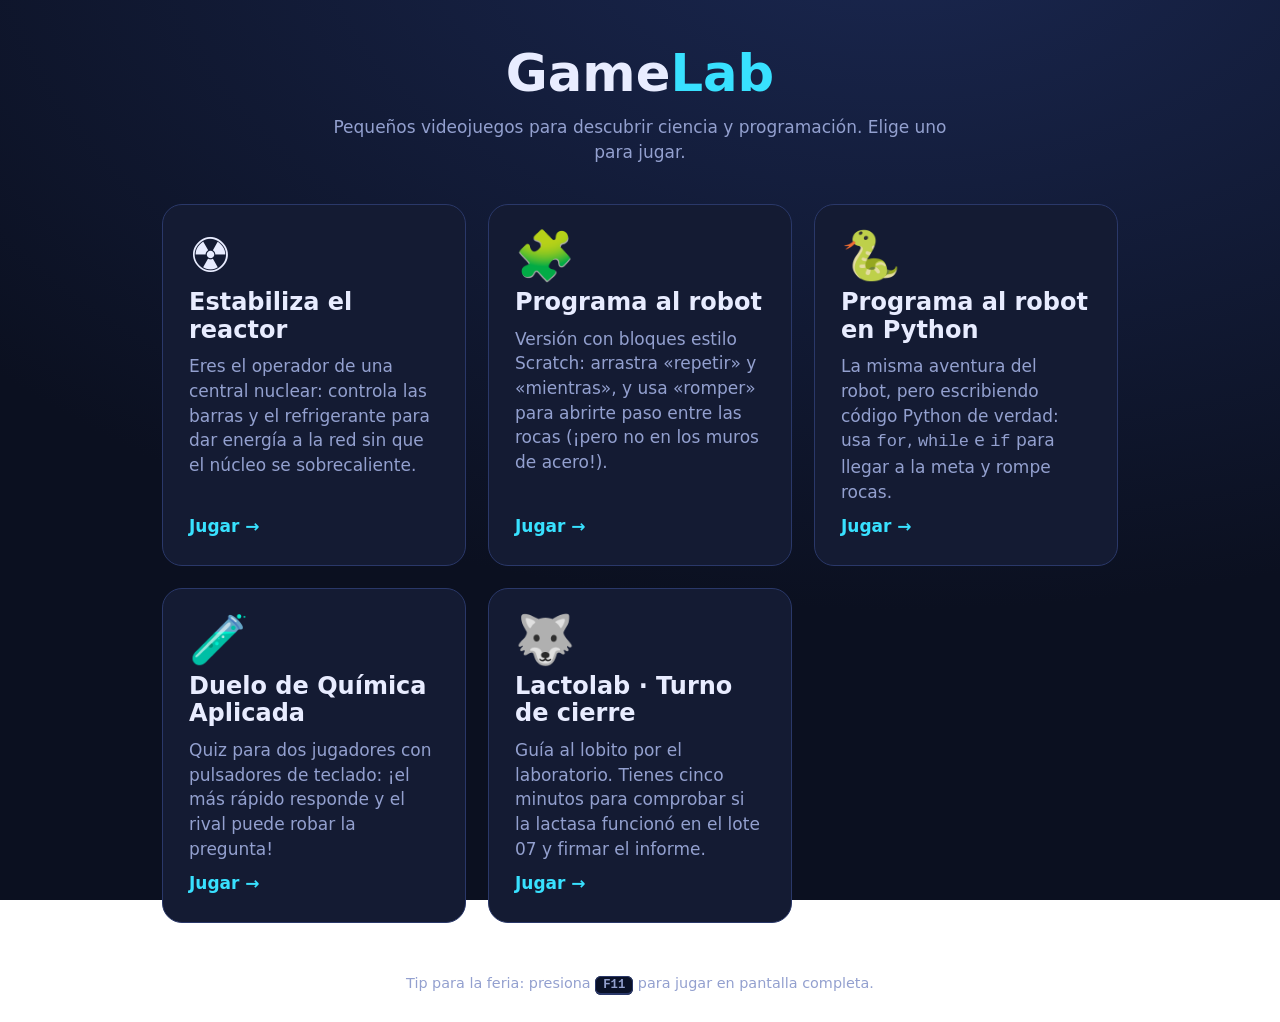
<file: index.html>
<!doctype html>
<html lang="es">
<head>
  <meta charset="utf-8">
  <meta name="viewport" content="width=device-width, initial-scale=1">
  <title>GameLab · Juegos para la feria</title>
  <link rel="stylesheet" href="shared/style.css">
  <style>
    .hero { text-align: center; padding: 44px 20px 10px; }
    .hero h1 { font-size: clamp(2rem, 5vw, 3.2rem); }
    .hero h1 span { color: var(--accent); }
    .hero p { color: var(--muted); max-width: 640px; margin: 12px auto 0; }
    .grid {
      display: grid; gap: 22px; padding: 30px 22px 50px;
      grid-template-columns: repeat(auto-fit, minmax(280px, 1fr));
      max-width: 1000px; margin: 0 auto;
    }
    .game {
      display: flex; flex-direction: column; gap: 10px;
      text-decoration: none; color: inherit;
      background: var(--panel); border: 1px solid var(--line); border-radius: 20px; padding: 26px;
      transition: transform .15s, border-color .15s, box-shadow .15s;
    }
    .game:hover, .game:focus-visible { transform: translateY(-4px); border-color: var(--accent); box-shadow: 0 12px 40px rgba(56, 225, 255, .15); outline: none; }
    .game .icon { font-size: 3rem; line-height: 1; }
    .game h2 { font-size: 1.5rem; }
    .game p { margin: 0; color: var(--muted); flex: 1; }
    .game .play { color: var(--accent); font-weight: 700; }
    footer { text-align: center; color: var(--muted); padding: 0 20px 30px; font-size: .9rem; }
  </style>
</head>
<body>
  <header class="hero">
    <h1>Game<span>Lab</span></h1>
    <p>Pequeños videojuegos para descubrir ciencia y programación. Elige uno para jugar.</p>
  </header>

  <main class="grid">
    <a class="game" href="reactor/index.html">
      <div class="icon">☢️</div>
      <h2>Estabiliza el reactor</h2>
      <p>Eres el operador de una central nuclear: controla las barras y el refrigerante para dar energía a la red sin que el núcleo se sobrecaliente.</p>
      <span class="play">Jugar →</span>
    </a>

    <a class="game" href="robot2/index.html">
      <div class="icon">🧩</div>
      <h2>Programa al robot</h2>
      <p>Versión con bloques estilo Scratch: arrastra «repetir» y «mientras», y usa «romper» para abrirte paso entre las rocas (¡pero no en los muros de acero!).</p>
      <span class="play">Jugar →</span>
    </a>

    <a class="game" href="robot_py/index.html">
      <div class="icon">🐍</div>
      <h2>Programa al robot en Python</h2>
      <p>La misma aventura del robot, pero escribiendo código Python de verdad: usa <code>for</code>, <code>while</code> e <code>if</code> para llegar a la meta y rompe rocas.</p>
      <span class="play">Jugar →</span>
    </a>

    <a class="game" href="quizz_QA/index.html">
      <div class="icon">🧪</div>
      <h2>Duelo de Química Aplicada</h2>
      <p>Quiz para dos jugadores con pulsadores de teclado: ¡el más rápido responde y el rival puede robar la pregunta!</p>
      <span class="play">Jugar →</span>
    </a>

    <a class="game" href="lactolab/index.html">
      <div class="icon" aria-hidden="true">🐺</div>
      <h2>Lactolab · Turno de cierre</h2>
      <p>Guía al lobito por el laboratorio. Tienes cinco minutos para comprobar si la lactasa funcionó en el lote 07 y firmar el informe.</p>
      <span class="play">Jugar →</span>
    </a>
  </main>

  <footer>Tip para la feria: presiona <kbd>F11</kbd> para jugar en pantalla completa.</footer>
</body>
</html>
</file>
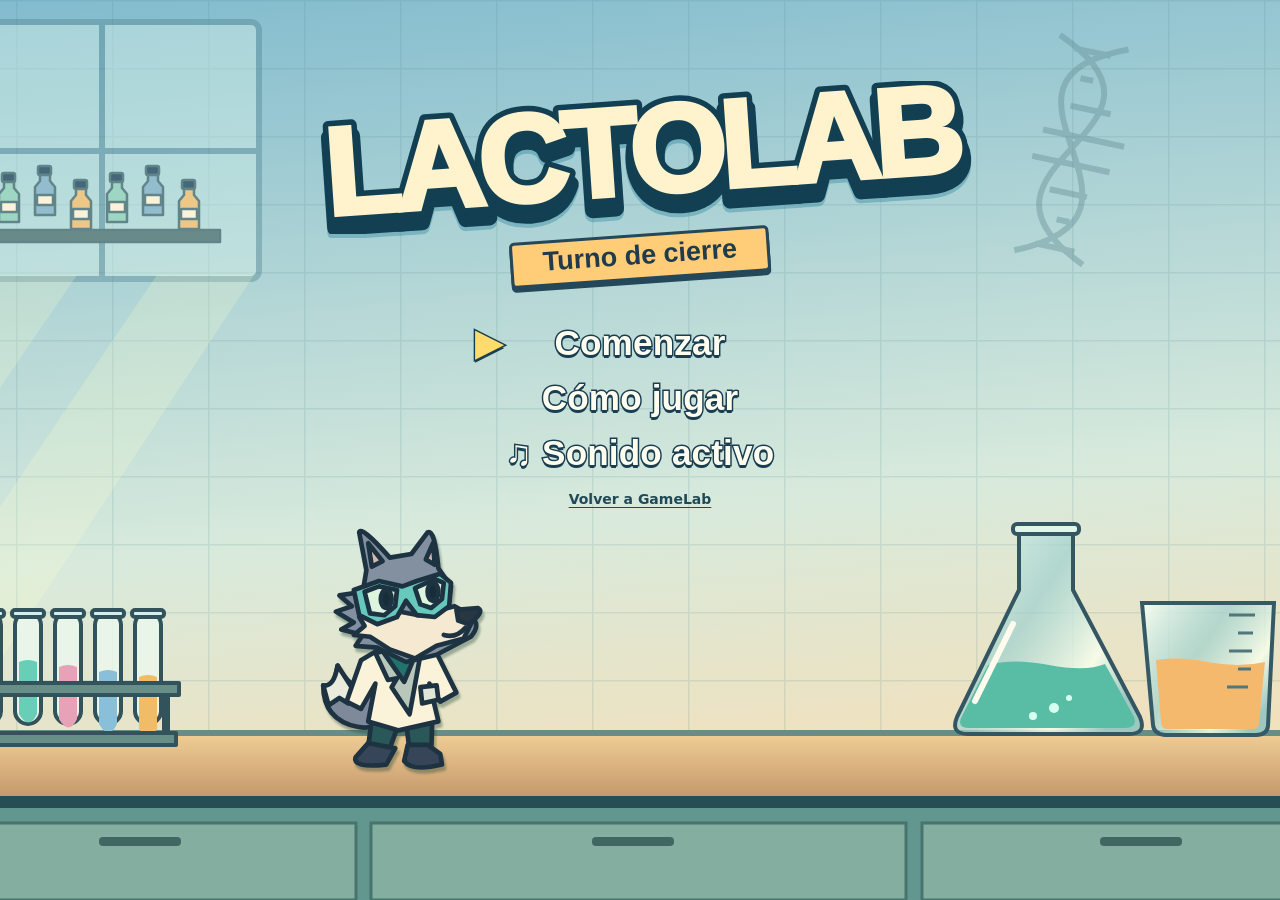
<file: lactolab/index.html>
<!doctype html>
<html lang="es"><meta charset="utf-8"><meta name="viewport" content="width=device-width,initial-scale=1"><title>Lactolab — Turno de cierre</title>
<style>
*{box-sizing:border-box}body{margin:0;background:#eff1e9;color:#193b37;font:16px/1.45 "DM Sans",Segoe UI,system-ui,sans-serif}header{background:#102f2f;color:#f5f6eb;padding:15px max(4vw,18px);display:flex;align-items:center;justify-content:space-between;border-bottom:4px solid #a6ce75}.brand{font-weight:850;font-size:26px;letter-spacing:-1.5px}.brand i{color:#c5ed8b;font-style:normal}.micro,small,.num{font:700 11px/1.5 Consolas,monospace;letter-spacing:.1em;text-transform:uppercase}main{max-width:1400px;margin:auto;padding:20px 4vw}.heading,.bar,.slot{display:flex;align-items:center;justify-content:space-between;gap:12px}h1,h2,h3,p{margin:0}h1{font:600 clamp(34px,4vw,58px)/1.1 Georgia,serif;letter-spacing:-.055em}h2{font:600 30px/1.1 Georgia,serif}h3{font-size:17px}.clock{border:1px solid #aebbae;border-radius:10px;background:#fafbf3;padding:7px 18px;text-align:center}.clock b{font:700 26px/1 Consolas,monospace;display:block}.layout{display:grid;grid-template-columns:minmax(0,1fr) minmax(220px,270px);gap:16px;margin-top:15px}.viewport{overflow:hidden;border-radius:13px;border:2px solid #264844;background:#183733;color:white;position:relative}.bar{padding:8px 14px;background:#193c39;color:#e1ecd7}.bar span:last-child{color:#c6e79b}.room{position:relative;aspect-ratio:3/2;background:#8bb5a5;overflow:hidden;touch-action:none;container-type:inline-size}.wolf{position:absolute;width:10%;height:16%;transform:translate(-50%,-100%);pointer-events:none;z-index:3}.wolf svg{width:100%;height:100%;object-fit:contain;transform:scaleX(var(--face,1));filter:drop-shadow(1px 3px 1px #13292299)}button{font:inherit;cursor:pointer}.marker{position:absolute;transform:translate(-50%,-50%);border:1px solid #d5e8d4;border-radius:14px;background:#173735ed;color:white;padding:3px 7px;font:bold clamp(8px,1.35cqw,14px)/1.35 Consolas,monospace;white-space:nowrap}.marker.target{background:#daf997;color:#163934;box-shadow:0 0 0 3px #173b358c}.marker.near{outline:2px solid #fff}.prompt{position:absolute;bottom:2%;left:50%;transform:translateX(-50%);padding:6px 14px;background:#102f2ff2;color:white;border:1px solid #c3deb1;border-radius:20px;z-index:4;font-size:13px;white-space:nowrap}.side{padding:22px;background:#fcfcf5;border:1px solid #b9c8b9;border-radius:13px;display:flex;flex-direction:column;gap:16px}.side h2{font-size:26px}.side p,.controls{font-size:14px}.entry{border-top:1px solid #c9d3c6;padding-top:12px}.log{font-size:13px;color:#415f56;max-height:145px;overflow:auto;padding-left:17px;margin:8px 0}.go,.option,.minor{padding:10px 14px;border:1px solid #9eb9a8;border-radius:8px;background:#fff;color:#183b32;font-weight:650}.go{background:#c3ec8f;border-color:#9dc87f}.controls{padding:10px 13px;background:#163532;color:#e0ebdb}.dialog{border:0;border-radius:14px;padding:24px;color:#163932;background:#fafbf2;width:min(420px,92vw);box-shadow:0 18px 80px #071f2f50}.dialog::backdrop{background:#102b3080}.dialog h2{margin:12px 0}.dialog p{margin:10px 0}.actions{display:grid;gap:7px}.option{text-align:left}.feedback{color:#77441e;font-weight:650}.pad{display:none;gap:5px;align-items:center}.pad button{touch-action:none;padding:8px 12px}.result{font-size:24px}.urgent{color:#ac3a27}button:focus-visible{outline:3px solid #d99023}footer{margin:14px 0;color:#4d665d;font-size:12px}@media(pointer:coarse),(max-width:850px){.pad{display:flex;flex-wrap:wrap;margin-top:8px}.layout{grid-template-columns:1fr}.side{gap:10px}.room{min-height:0}main{padding:15px 3vw}.controls{font-size:12px}}
 .map{display:block;position:absolute;inset:0;width:100%;height:100%}
#wait{position:absolute;top:33%;left:61%;transform:translateX(-50%);background:#fff5cd;color:#253f39;padding:5px 10px;border:2px solid #476c60;border-radius:6px;z-index:4;font:bold clamp(10px,1.6cqw,16px) Consolas,monospace;pointer-events:none}
#wait progress{display:block;width:100%;height:7px;accent-color:#478c72}.audio{border:1px solid #6e988a;background:#21433e;color:#f3f6e7;border-radius:20px;padding:6px 12px;font-size:13px}
footer a{color:inherit}.marker{pointer-events:none} .wolf{width:9.5%;height:19%}

html,body{height:100%;margin:0}body{height:100dvh;display:flex;flex-direction:column;overflow:hidden}
[hidden]{display:none!important}
header{flex:none;padding:7px clamp(12px,2vw,32px);border-bottom-width:2px}
main{width:100%;max-width:none;flex:1;min-height:0;display:flex;flex-direction:column;padding:9px clamp(10px,2vw,28px);gap:8px}
.heading{flex:none}.heading h1{font-size:clamp(21px,3.7vh,38px)}.heading small{font-size:10px}.clock{display:flex;align-items:center;gap:10px;padding:6px 12px}.clock b{font-size:22px}
.layout{flex:1;min-height:0;margin:0;display:grid;grid-template-columns:minmax(0,1fr) clamp(190px,21vw,290px);gap:12px}
.layout>section{min-width:0;min-height:0;display:flex;align-items:center;justify-content:center;container-type:size;background:#183a36;border-radius:12px}
.viewport{width:min(100cqw,calc((100cqh - 62px)*1.5));max-width:100%;flex:none;border-radius:6px}
.bar,.controls{padding:5px 9px;line-height:18px}.controls{font-size:clamp(9px,1.1vw,13px);white-space:normal}
.side{min-height:0;overflow:auto;padding:clamp(10px,1.4vw,22px);gap:10px}.side h2{font-size:clamp(19px,2vw,28px)}
footer{display:none}.log{max-height:none}
.cover{flex:1;min-height:0;display:grid;place-items:center;padding:clamp(10px,3vw,48px);overflow:auto;background:#112e2c;color:#f7f4df}
.poster{width:min(1120px,100%);position:relative;display:grid;grid-template-columns:1.25fr .75fr;align-items:center;gap:4vw;padding:clamp(18px,4.4vw,70px);border:1px solid #578177;border-radius:20px;overflow:hidden;background:radial-gradient(ellipse at 80% 48%,#426961 0%,#1a423d 52%,#153531 90%)}
.poster h1{font:600 clamp(44px,min(7.8vw,12vh),112px)/.94 Georgia,serif;letter-spacing:-.06em;color:#fff7df}
.poster .micro{color:#c5ee98}.poster p{margin:16px 0;max-width:43ch;font-size:clamp(14px,1.35vw,19px);color:#dfebe0}
.poster .go{padding:12px 24px;font-size:17px}.hero-wolf{display:grid;place-items:center;position:relative;isolation:isolate}
.hero-wolf:before{content:"";position:absolute;inset:12% -12% 0;background:repeating-radial-gradient(circle at 50% 45%,transparent 0 27px,#a7cdac33 28px 29px);border-radius:50%;z-index:-1}
.hero-wolf svg{width:min(100%,33vh);height:auto;filter:drop-shadow(4px 10px 3px #0d272f60)}
.keys{display:block;font-size:13px;color:#d6e5cb;margin:14px 0}.cover-links{margin:8px 0 0;font-size:11px;color:#aac6bb}.cover-links a{color:inherit}
@media(max-width:650px) and (orientation:portrait){.layout{grid-template-columns:1fr;grid-template-rows:minmax(0,1.65fr) minmax(0,1fr)}.side{gap:6px}.side .entry{padding-top:5px}.poster{gap:8px;grid-template-columns:1.3fr .7fr}.poster h1{font-size:clamp(36px,10vw,55px)}.hero-wolf svg{width:100%}}
@media(max-height:520px){header{padding-block:2px}.brand{font-size:20px}.heading small{display:none}.heading h1{font-size:20px}.clock small{display:inline}.clock b{font-size:17px}main{padding-block:4px;gap:4px}.cover{padding:6px}.poster{padding:14px 5vw}.poster p,.keys{margin:8px 0}}

body,html{background:#194c55}
#cover{position:fixed;inset:0;overflow:hidden;isolation:isolate;background:#5dc1ee;display:grid;place-items:center;text-align:center}
.land{position:absolute;width:100%;height:100%;inset:0;z-index:-1}
.clouds{animation:drift 24s ease-in-out infinite alternate}.stars{animation:shine 3s ease-in-out infinite alternate}
@keyframes drift{to{transform:translateX(48px)}}@keyframes shine{to{opacity:.2}}
.splash{position:absolute;top:clamp(5%,12vh,14%);width:min(78vw,87vh,850px);display:grid;justify-items:center}
.splash h1{width:100%;line-height:0;margin:0;filter:drop-shadow(0 4px 0 #19779355)}.splash h1 svg{width:100%;height:auto}
.ribbon{background:#ffd06e;color:#203b4b;font:900 clamp(15px,3vh,34px)/1.15 "Segoe UI",sans-serif;border:3px solid #244859;box-shadow:0 4px #244859;transform:rotate(-4deg);padding:3px 1.1em 6px;border-radius:5px}
.choices{display:grid;gap:clamp(3px,1vh,10px);margin-top:clamp(14px,4.5vh,54px)}
.choices button{position:relative;background:none;border:0;padding:2px 24px;color:#fffdf0;font:900 clamp(18px,min(3.9vh,4.8vw),40px)/1.2 "Segoe UI",sans-serif;letter-spacing:.005em;-webkit-text-stroke:clamp(1.6px,.32vh,3px) #193e51;paint-order:stroke fill;text-shadow:0 3px 0 #193e51}
.choices button:hover,.choices button:focus-visible{color:#ffe884;outline:0}.choices button:is(:hover,:focus-visible):before,.choices:not(:focus-within):not(:hover) button:first-child:before{content:'▶';position:absolute;left:-.2em;color:#ffdb6e;animation:nudge .6s ease infinite alternate}
@keyframes nudge{to{transform:translateX(4px)}}.mascot{position:absolute;bottom:13.1%;left:clamp(5%,19vw,22%);width:min(14vw,16vh);filter:drop-shadow(2px 4px 1px #22473760);animation:idle 2.8s ease-in-out infinite;transform-origin:bottom}.mascot svg{display:block;width:100%}@keyframes idle{50%{transform:translateY(-3px) rotate(-2deg)}}
#game{position:fixed;inset:0;display:grid;place-items:center;padding:0;max-width:none;background:repeating-linear-gradient(135deg,#244e50 0 24px,#285554 24px 48px)}
#room{width:100%;height:100%;aspect-ratio:auto;position:relative;border-radius:0;animation:arrive .4s ease both}
.map{width:100%;height:100%}.wolf{width:10%;height:18%;z-index:3}.wolf svg{display:block}.marker{font-size:clamp(9px,1.25cqw,17px);z-index:2}
.miniHud{position:absolute;inset:clamp(7px,1.3vh,16px) 2% auto;display:flex;align-items:flex-start;justify-content:space-between;pointer-events:none;gap:10px;z-index:5}
.miniHud span,.miniHud time{display:inline-block;background:#163934f0;color:#fffae6;border:1px solid #cfe1bf;border-radius:18px;padding:4px 12px;font-weight:750;font-size:clamp(11px,1.55vw,17px)}.miniHud time{font-family:Consolas,monospace;color:#d2efac}.miniHud time.urgent{color:#ffb680}
.endcard{position:absolute;inset:0;z-index:8;display:grid;place-items:center;background:#0f3437ae}
.endcard article{width:min(430px,92%);border-radius:16px;padding:24px;background:#fff9e6;box-shadow:0 6px #184541}.endcard p{margin:12px 0 20px}.endcard button{margin:3px}
@keyframes arrive{from{opacity:0}to{opacity:1}}
@media(max-aspect-ratio:1/1){#room{height:min(100%,95vw)}.splash{width:94vw;top:18%}.mascot{left:8%;width:20vw}}
@media(prefers-reduced-motion:reduce){*,*:before{animation:none!important}}

#cover{background:#aeced2}.splash{top:9%}.mascot{left:24%;bottom:14.3%;width:min(16vw,20vh)}.ribbon{background:#ffcc78}.choices button{transition:transform .18s ease,color .18s ease}.choices button:hover,.choices button:focus-visible{transform:translateX(4px) scale(1.055)}.option{transition:background .16s,transform .16s,border-color .16s}.option:hover,.option:focus-visible{background:#e2f1df;border-color:#568875;transform:translateX(3px)}.option:active,.choices button:active{transform:scale(.95)}
.labBubble{animation:rise 2.8s ease-out infinite}.labBubble.later{animation-delay:-1.2s}.labBubble.early{animation-delay:-2s}
@keyframes rise{0%{transform:translateY(2px);opacity:0}25%{opacity:.95}100%{transform:translateY(-38px);opacity:0}}
.choice-flash{position:fixed;inset:auto;margin:0;width:70px;height:70px;padding:0;border:none;background:transparent;pointer-events:none;overflow:visible;color:#ffbb4b;z-index:99}
.choice-flash svg{display:block;width:100%;height:100%;filter:drop-shadow(0 1px 1px #234d56)}
@media(max-width:650px){.mascot{left:10%}.splash{top:16%}} @media(max-aspect-ratio:3/4){.splash-flask{transform:translate(755px,520px)}}
@media(prefers-reduced-motion:reduce){.choices button,.option{transition:none!important}.labBubble{animation:none!important}}

#briefing{width:min(510px,92vw);max-height:90dvh;overflow:auto;border:2px solid #375b58;box-shadow:0 7px 0 #264844;background:#fff9e9}
.brief-head{display:flex;gap:16px;align-items:center;padding-bottom:12px;margin-bottom:14px;border-bottom:1px solid #bad1be}
.brief-head small{color:#476a59}.brief-head h2{margin:4px 0}
.brief-wolf{background:#cde7d8;border-radius:50%;height:65px;width:65px;flex:none;overflow:hidden}.brief-wolf svg{width:100%;display:block}
.brief-actions{display:flex;gap:8px;flex-wrap:wrap;margin-top:18px}
#briefing[open]{animation:arrive .2s ease-out}@media(prefers-reduced-motion:reduce){#briefing[open]{animation:none}}
#livesHud{margin-left:auto;color:#ffe1a3;white-space:nowrap}.attempts{font-size:14px;color:#536b60;margin:8px 0;font-weight:650}.feedback:empty,.attempts:empty{display:none}#feedback p{padding:8px 12px;border-left:3px solid #cf943e;background:#fff2d6;font-size:14px;margin:8px 0 0}#feedback strong{display:block;color:#663d1f}.dialog{max-height:90dvh;overflow-y:auto}#vignette{margin:8px 0;background:#edf4ea;border:1px solid #ccdbd0;border-radius:8px;overflow:hidden}
 #vignette svg{display:block;width:100%;height:clamp(52px,10vh,82px)}
 #mini{width:min(450px,94vw)}#mini svg{display:block;width:100%;max-height:29vh}#washBoard{touch-action:none;cursor:grab}#washBoard:active{cursor:grabbing}#volume{width:100%;accent-color:#247964}#mini button:disabled{opacity:.5}#triumph{display:block;width:100%;height:min(24vh,175px);margin-bottom:10px}#endcard article{max-height:96dvh;overflow:auto}.winSpark{animation:shine 1.2s infinite alternate}.cheer{animation:cheer .8s ease-in-out infinite alternate}@keyframes cheer{to{transform:translate(68px,7px) rotate(-1deg)}}@media(prefers-reduced-motion:reduce){.cheer,.winSpark{animation:none}}
 #wolf svg{overflow:visible} .game-menu-link{color:#204956;font-weight:700;font-size:14px;text-underline-offset:3px;margin-top:4px}</style>
<section id="cover" aria-label="Inicio de Lactolab"><svg class="land" viewBox="0 0 1440 900" preserveAspectRatio="xMidYMax slice" aria-hidden="true">
<defs>
 <linearGradient id="labWall" x2=".15" y2="1"><stop stop-color="#81bbce"/><stop offset=".63" stop-color="#d8eadc"/><stop offset="1" stop-color="#f7deb4"/></linearGradient>
 <linearGradient id="glass" x2="1" y2=".7"><stop stop-color="#f9fff1" stop-opacity=".95"/><stop offset=".46" stop-color="#98cfce" stop-opacity=".65"/><stop offset=".8" stop-color="#f9ffec" stop-opacity=".85"/><stop offset="1" stop-color="#9dc8bf"/></linearGradient>
 <linearGradient id="desk" x2="0" y2="1"><stop stop-color="#efce95"/><stop offset="1" stop-color="#c4966a"/></linearGradient>
 <pattern id="grout" width="96" height="68" patternUnits="userSpaceOnUse"><path d="M0 68V0h96" fill="none" stroke="#497e88" stroke-opacity=".15" stroke-width="3"/></pattern>
 </defs>
 <rect width="1440" height="900" fill="url(#labWall)"/><rect width="1440" height="900" fill="url(#grout)"/>
 <g opacity=".42" stroke="#538693" stroke-width="6" fill="#d9f4ea"><rect x="28" y="22" width="311" height="257" rx="8"/><path d="M182 22v257M28 151h311" fill="none"/></g>
 <path d="M27 275h130L0 505v-187zm210 0h97L46 712H0v-87z" fill="#fffdca" opacity=".21"/>
 <g stroke="#62858a" stroke-width="2.5" stroke-linejoin="round"><g transform="translate(40 180)"><rect x="6" width="13" height="9" rx="2" fill="#456778"/><path d="M8 9h10v6l5 6v28H3V21l5-6z" fill="#edc786"/><path d="M5 29h16v10H5z" fill="#fcf2d9"/></g><g transform="translate(76 173)"><rect x="6" width="13" height="9" rx="2" fill="#456778"/><path d="M8 9h10v6l5 6v28H3V21l5-6z" fill="#9dd6c2"/><path d="M5 29h16v10H5z" fill="#fcf2d9"/></g><g transform="translate(112 166)"><rect x="6" width="13" height="9" rx="2" fill="#456778"/><path d="M8 9h10v6l5 6v28H3V21l5-6z" fill="#93bdce"/><path d="M5 29h16v10H5z" fill="#fcf2d9"/></g><g transform="translate(148 180)"><rect x="6" width="13" height="9" rx="2" fill="#456778"/><path d="M8 9h10v6l5 6v28H3V21l5-6z" fill="#edc786"/><path d="M5 29h16v10H5z" fill="#fcf2d9"/></g><g transform="translate(184 173)"><rect x="6" width="13" height="9" rx="2" fill="#456778"/><path d="M8 9h10v6l5 6v28H3V21l5-6z" fill="#9dd6c2"/><path d="M5 29h16v10H5z" fill="#fcf2d9"/></g><g transform="translate(220 166)"><rect x="6" width="13" height="9" rx="2" fill="#456778"/><path d="M8 9h10v6l5 6v28H3V21l5-6z" fill="#93bdce"/><path d="M5 29h16v10H5z" fill="#fcf2d9"/></g><g transform="translate(256 180)"><rect x="6" width="13" height="9" rx="2" fill="#456778"/><path d="M8 9h10v6l5 6v28H3V21l5-6z" fill="#edc786"/><path d="M5 29h16v10H5z" fill="#fcf2d9"/></g><path d="M8 230h292v12H8z" fill="#688b8a"/></g>
 <g transform="translate(1140 35) rotate(12)" stroke="#658e95" fill="none" stroke-width="6" opacity=".42"><path d="M0 0c160 65-90 150 70 220M70 0C-90 65 160 150 0 220"/><path d="M17 10h37m-25 28h13m-17 29h41m-63 29h83m-88 28h79m-55 29h38m-25 28h13m-29 28h40"/></g>
 <path d="M0 733h1440v67H0z" fill="url(#desk)"/><path d="M0 733h1440" stroke="#658e88" stroke-width="6"/><path d="M0 799h1440v101H0z" fill="#61978e"/><path d="M0 802h1440" stroke="#274e55" stroke-width="12"/>
 <g fill="#84afa0" stroke="#47756e" stroke-width="3"><path d="M12 823h424v77H12zm439 0h535v77H451zm551 0h426v77h-426z"/></g>
 <g fill="#406761"><rect x="179" y="837" width="82" height="9" rx="4"/><rect x="672" y="837" width="82" height="9" rx="4"/><rect x="1180" y="837" width="82" height="9" rx="4"/></g>
 <g transform="translate(55 612)" stroke="#32535c" stroke-width="4" stroke-linejoin="round"><g transform="translate(0 0)"><rect width="26" height="112" rx="13" fill="#edf9ef" fill-opacity=".8"/><path d="M4 45q9-4 18 0v52q-8 17-18 0z" stroke="none" fill="#ffba73"/><rect x="-3" y="-2" width="32" height="7" rx="3" fill="#d6eeeb"/></g><g transform="translate(40 0)"><rect width="26" height="112" rx="13" fill="#edf9ef" fill-opacity=".8"/><path d="M4 50q9-4 18 0v52q-8 17-18 0z" stroke="none" fill="#68ceb7"/><rect x="-3" y="-2" width="32" height="7" rx="3" fill="#d6eeeb"/></g><g transform="translate(80 0)"><rect width="26" height="112" rx="13" fill="#edf9ef" fill-opacity=".8"/><path d="M4 55q9-4 18 0v52q-8 17-18 0z" stroke="none" fill="#e7a2b7"/><rect x="-3" y="-2" width="32" height="7" rx="3" fill="#d6eeeb"/></g><g transform="translate(120 0)"><rect width="26" height="112" rx="13" fill="#edf9ef" fill-opacity=".8"/><path d="M4 60q9-4 18 0v52q-8 17-18 0z" stroke="none" fill="#89bfd8"/><rect x="-3" y="-2" width="32" height="7" rx="3" fill="#d6eeeb"/></g><g transform="translate(160 0)"><rect width="26" height="112" rx="13" fill="#edf9ef" fill-opacity=".8"/><path d="M4 65q9-4 18 0v52q-8 17-18 0z" stroke="none" fill="#f0bc68"/><rect x="-3" y="-2" width="32" height="7" rx="3" fill="#d6eeeb"/></g><path d="M-16 71h220v12H-16zM-12 121h213v12H-12z" fill="#678e87"/><path d="M-7 84v36m198-36v36" stroke-width="8"/></g>
 <g class="splash-flask" transform="translate(1032 520)" stroke="#345662" stroke-width="4" stroke-linejoin="round"><path d="M67 10h54v60l67 127q7 17-11 17H16q-18 0-11-17L67 70z" fill="url(#glass)"/><rect x="61" y="4" width="66" height="10" rx="4" fill="#e0f6e8"/><path d="M36 145q24-7 61 0t56-1l29 53q4 11-9 11H18q-13 0-9-10z" fill="#59bda6" stroke="none"/><path d="M61 104 23 181" stroke="#fffbed" stroke-width="6" stroke-linecap="round"/>
 <g fill="#d7fff1" stroke="none"><circle class="labBubble" cx="102" cy="188" r="5"/><circle class="labBubble later" cx="81" cy="196" r="4"/><circle class="labBubble early" cx="117" cy="178" r="3"/></g></g>
 <g transform="translate(1218 578)" stroke="#355965" stroke-width="4"><path d="M4 25h132l-6 123q-1 9-12 9H27q-11-1-12-10z" fill="url(#glass)"/><path d="M18 82q22-4 52 2t57 0l-6 61q0 6-7 6H29q-6 0-6-7z" fill="#f5b96e" stroke="none"/><path d="M91 37h26m-17 18h15m-24 18h23m-14 18h13m-24 18h21" stroke="#51767b" stroke-width="3"/></g></svg>
<div class="splash"><h1 aria-label="Lactolab"><svg viewBox="0 0 780 152" role="img" aria-label="Lactolab"><g transform="rotate(-4 390 76)" text-anchor="middle" font-size="124" font-family="Arial Black,Segoe UI, sans-serif" font-weight="1000" stroke-linejoin="round" paint-order="stroke" letter-spacing="-6"><text x="389" y="125" stroke="#123f52" stroke-width="16" fill="#123f52">LACTOLAB</text><text x="389" y="114" stroke="#123f52" stroke-width="11" fill="#fff3cd">LACTOLAB</text></g></svg></h1>
<div class="ribbon">Turno de cierre</div>
<nav class="choices" aria-label="Menú principal"><button id="launch">Comenzar</button><button id="how">Cómo jugar</button><button id="sound" aria-pressed="true">♫ Sonido activo</button><a href="../index.html" class="game-menu-link">Volver a GameLab</a></nav></div>
<div class="mascot" aria-hidden="true"><svg viewBox="0 0 100 136" role="img" aria-label="Lobo de bata y gafas turquesa"><g stroke="#1e3342" stroke-width="2.6" stroke-linejoin="round" stroke-linecap="round"><path d="M39 94Q23 90 17 77q-2 13-8 11 0 19 19 23 10 2 17-5z" fill="#7e899a"/><path d="M17 77q-2 12-8 11l3 11 6-4 5 3 3-7z" fill="#ebebdd"/><path d="m37 99-3 23 12 1 8-22 3 23 12 1 1-30z" fill="#2a5757"/><path d="m34 120-7 8q-2 6 17 4l5-9zm22 1-2 9q4 6 21 2l-1-6-7-5z" fill="#364558"/><path d="m40 68-10 6-8 23 8 4 8-14-4 21 17 5 22-5-5-21 6 10 9-5-11-22-13-3z" fill="#faf3da"/><path d="m38 70 7 15 5-1-3 5 10 15 6-33-12-4z" fill="#b8c7ba"/><path d="m42 69 12 17 7-17z" fill="#23736d"/><path d="m63 89 9-1 1 8-9 2z" fill="#e0e6d8"/><path d="M33 24 29 3q1-4 17 14l12-2 9-12q4-2 6 20l7 10-2 13 13 4q6 4 0 11L72 71l-17 4-16-8-12-1 4-6-12-3 7-4-10-6 9-3-7-6 13-2z" fill="#8290a0"/><path d="m34 9 8 10-6 3zm32 9 4-9 1 12z" fill="#d4b8ac"/><path d="M29 50q10 1 17-4l16 3 20-5 11 6-6 12-15 4-12 7-14-5-11-7-9-1 6-5z" fill="#f5e9d1"/><path d="m26 35 14-5 13 3 8-3 13-4 6 5-1 13-8 6-10-1-6-8-5 9-11 4-10-5z" fill="#66c9bc"/><path d="m32 36 8-3 10 2-1 9-6 5-8-1zm28-2 11-5 5 2-1 9-6 5-6-2z" fill="#ddf5df"/><g fill="#172d38"><ellipse cx="44" cy="40" rx="3" ry="5"/><ellipse cx="70" cy="36" rx="3" ry="5"/></g><path d="m83 46 12-1q4 2-5 9l-6-2z" fill="#283742"/><path d="M76 60q7 2 12-4" fill="none"/></g></svg></div></section><main id="game" hidden><div class="room" id="room" aria-label="Sala de laboratorio"><svg preserveAspectRatio="none" class="map" viewBox="0 0 900 600" aria-hidden="true"><defs><linearGradient id="sky" x2="0.3" y2="1"><stop stop-color="#89cfc8"/><stop offset="1" stop-color="#f8e7ae"/></linearGradient><pattern id="tile" width="45" height="45" patternUnits="userSpaceOnUse"><rect x="0" y="0" width="45" height="45" rx="0" fill="#bad1c2"/><path d="M0 45V0h45" fill="none" stroke="#91b0a6" stroke-width="1.5"/></pattern></defs><rect x="0" y="0" width="900" height="600" rx="0" fill="#284e4e"/><rect x="8" y="7" width="884" height="581" rx="0" fill="url(#tile)"/><rect x="8" y="7" width="884" height="76" rx="0" fill="#8cb8a8"/><rect x="8" y="66" width="884" height="12" rx="0" fill="#517c73"/><g transform="translate(35 11) scale(1)"><g transform="translate(0 0) scale(1)"><rect x="0" y="0" width="212" height="54" rx="3" fill="#326360"/><rect x="4" y="4" width="204" height="45" rx="1" fill="url(#sky)"/><path d="M8 46 63 4h20L27 46zm80 0 53-42h6L94 46z" fill="#f9ffdf"/><rect x="104" y="1" width="4" height="48" rx="0" fill="#52837a"/><rect x="-3" y="50" width="218" height="7" rx="1" fill="#416b65"/></g></g><g transform="translate(338 11) scale(1)"><g transform="translate(0 0) scale(1)"><rect x="0" y="0" width="212" height="54" rx="3" fill="#326360"/><rect x="4" y="4" width="204" height="45" rx="1" fill="url(#sky)"/><path d="M8 46 63 4h20L27 46zm80 0 53-42h6L94 46z" fill="#f9ffdf"/><rect x="104" y="1" width="4" height="48" rx="0" fill="#52837a"/><rect x="-3" y="50" width="218" height="7" rx="1" fill="#416b65"/></g></g><g transform="translate(645 11) scale(1)"><g transform="translate(0 0) scale(1)"><rect x="0" y="0" width="212" height="54" rx="3" fill="#326360"/><rect x="4" y="4" width="204" height="45" rx="1" fill="url(#sky)"/><path d="M8 46 63 4h20L27 46zm80 0 53-42h6L94 46z" fill="#f9ffdf"/><rect x="104" y="1" width="4" height="48" rx="0" fill="#52837a"/><rect x="-3" y="50" width="218" height="7" rx="1" fill="#416b65"/></g></g><path d="M30 189h154L0 381v-91zm384 0h156L187 589H29zm302 0h153L489 589H335z" opacity=".45" fill="#e4e4b7"/><g stroke="#254948" stroke-width="2.2" stroke-linejoin="round" stroke-linecap="round"><g transform="translate(16 90) scale(1)"><rect x="3" y="6" width="867" height="97" rx="3" fill="#4d7876"/><rect x="0" y="0" width="867" height="97" rx="3" fill="#578c83"/><rect x="4" y="40" width="63.07692307692308" height="52" rx="2" fill="#70a69c"/><rect x="12" y="46" width="47.07692307692308" height="4" rx="2" fill="#254948"/><rect x="70.07692307692308" y="40" width="63.07692307692308" height="52" rx="2" fill="#70a69c"/><rect x="78.07692307692308" y="46" width="47.07692307692308" height="4" rx="2" fill="#254948"/><rect x="136.15384615384616" y="40" width="63.07692307692308" height="52" rx="2" fill="#70a69c"/><rect x="144.15384615384616" y="46" width="47.07692307692308" height="4" rx="2" fill="#254948"/><rect x="202.23076923076923" y="40" width="63.07692307692308" height="52" rx="2" fill="#70a69c"/><rect x="210.23076923076923" y="46" width="47.07692307692308" height="4" rx="2" fill="#254948"/><rect x="268.3076923076923" y="40" width="63.07692307692308" height="52" rx="2" fill="#70a69c"/><rect x="276.3076923076923" y="46" width="47.07692307692308" height="4" rx="2" fill="#254948"/><rect x="334.3846153846154" y="40" width="63.07692307692308" height="52" rx="2" fill="#70a69c"/><rect x="342.3846153846154" y="46" width="47.07692307692308" height="4" rx="2" fill="#254948"/><rect x="400.46153846153845" y="40" width="63.07692307692308" height="52" rx="2" fill="#70a69c"/><rect x="408.46153846153845" y="46" width="47.07692307692308" height="4" rx="2" fill="#254948"/><rect x="466.53846153846155" y="40" width="63.07692307692308" height="52" rx="2" fill="#70a69c"/><rect x="474.53846153846155" y="46" width="47.07692307692308" height="4" rx="2" fill="#254948"/><rect x="532.6153846153846" y="40" width="63.07692307692308" height="52" rx="2" fill="#70a69c"/><rect x="540.6153846153846" y="46" width="47.07692307692308" height="4" rx="2" fill="#254948"/><rect x="598.6923076923077" y="40" width="63.07692307692308" height="52" rx="2" fill="#70a69c"/><rect x="606.6923076923077" y="46" width="47.07692307692308" height="4" rx="2" fill="#254948"/><rect x="664.7692307692308" y="40" width="63.07692307692308" height="52" rx="2" fill="#70a69c"/><rect x="672.7692307692308" y="46" width="47.07692307692308" height="4" rx="2" fill="#254948"/><rect x="730.8461538461539" y="40" width="63.07692307692308" height="52" rx="2" fill="#70a69c"/><rect x="738.8461538461539" y="46" width="47.07692307692308" height="4" rx="2" fill="#254948"/><rect x="796.9230769230769" y="40" width="63.07692307692308" height="52" rx="2" fill="#70a69c"/><rect x="804.9230769230769" y="46" width="47.07692307692308" height="4" rx="2" fill="#254948"/><rect x="-2" y="-2" width="871" height="38" rx="3" fill="#365c59"/><rect x="-1" y="-3" width="869" height="32" rx="3" fill="#b4cfc4"/></g><g transform="translate(92 84) scale(1)"><rect x="0" y="9" width="87" height="48" rx="5" fill="#e4eadc"/><rect x="7" y="15" width="73" height="34" rx="5" fill="#81aaa1"/><rect x="15" y="20" width="56" height="23" rx="5" fill="#60847f"/><path d="M42 22V4q0-13 12-13h5V6" fill="none" stroke="#405f59" stroke-width="5"/></g><g transform="translate(289 46) scale(1)"><rect x="0" y="0" width="105" height="140" rx="4" fill="#579a90"/><rect x="7" y="9" width="90" height="101" rx="2" fill="#244e50"/><rect x="12" y="15" width="79" height="85" rx="1" fill="#74aaa2"/><rect x="11" y="62" width="80" height="4" rx="0" fill="#c0d9c7"/><rect x="11" y="97" width="80" height="4" rx="0" fill="#c0d9c7"/><rect x="95" y="42" width="4" height="39" rx="1" fill="#d9e2c9"/><rect x="12" y="118" width="78" height="10" rx="2" fill="#39625f"/></g><g transform="translate(307 82) scale(0.62)"><rect x="4" y="0" width="10" height="6" rx="2" fill="#315653"/><path d="M5 6h8v4l4 4v16H1V14l4-4z" fill="#dfa86b"/><rect x="3" y="18" width="12" height="7" rx="1" fill="#f4edcf"/></g><g transform="translate(307 117) scale(0.62)"><rect x="4" y="0" width="10" height="6" rx="2" fill="#315653"/><path d="M5 6h8v4l4 4v16H1V14l4-4z" fill="#8bd9bd"/><rect x="3" y="18" width="12" height="7" rx="1" fill="#f4edcf"/></g><g transform="translate(324 82) scale(0.62)"><rect x="4" y="0" width="10" height="6" rx="2" fill="#315653"/><path d="M5 6h8v4l4 4v16H1V14l4-4z" fill="#dfa86b"/><rect x="3" y="18" width="12" height="7" rx="1" fill="#f4edcf"/></g><g transform="translate(324 117) scale(0.62)"><rect x="4" y="0" width="10" height="6" rx="2" fill="#315653"/><path d="M5 6h8v4l4 4v16H1V14l4-4z" fill="#8bd9bd"/><rect x="3" y="18" width="12" height="7" rx="1" fill="#f4edcf"/></g><g transform="translate(341 82) scale(0.62)"><rect x="4" y="0" width="10" height="6" rx="2" fill="#315653"/><path d="M5 6h8v4l4 4v16H1V14l4-4z" fill="#dfa86b"/><rect x="3" y="18" width="12" height="7" rx="1" fill="#f4edcf"/></g><g transform="translate(341 117) scale(0.62)"><rect x="4" y="0" width="10" height="6" rx="2" fill="#315653"/><path d="M5 6h8v4l4 4v16H1V14l4-4z" fill="#8bd9bd"/><rect x="3" y="18" width="12" height="7" rx="1" fill="#f4edcf"/></g><g transform="translate(358 82) scale(0.62)"><rect x="4" y="0" width="10" height="6" rx="2" fill="#315653"/><path d="M5 6h8v4l4 4v16H1V14l4-4z" fill="#dfa86b"/><rect x="3" y="18" width="12" height="7" rx="1" fill="#f4edcf"/></g><g transform="translate(358 117) scale(0.62)"><rect x="4" y="0" width="10" height="6" rx="2" fill="#315653"/><path d="M5 6h8v4l4 4v16H1V14l4-4z" fill="#8bd9bd"/><rect x="3" y="18" width="12" height="7" rx="1" fill="#f4edcf"/></g><g transform="translate(501 82) scale(1)"><rect x="0" y="0" width="103" height="59" rx="6" fill="#95aca4"/><rect x="5" y="4" width="93" height="36" rx="5" fill="#e5ecdf"/><rect x="12" y="9" width="79" height="24" rx="4" fill="#77bdb5"/><path d="M18 21q8-6 17 0t17 0t17 0" fill="#a7d7c8"/><rect x="62" y="45" width="31" height="10" rx="1" fill="#214842"/><rect x="69" y="48" width="16" height="3" rx="0" fill="#b8ef98"/></g><g transform="translate(707 78) scale(1)"><rect x="1" y="14" width="83" height="63" rx="5" fill="#70988f"/><path d="M1 52 8 7q1-6 7-6h53q6 0 8 6l7 45z" fill="#e0ece1"/><rect x="20" y="9" width="47" height="25" rx="2" fill="#344f56"/><rect x="25" y="14" width="37" height="15" rx="0" fill="#78c4ae"/><rect x="12" y="57" width="55" height="9" rx="0" fill="#395d57"/></g><g transform="translate(182 86) scale(1)"><rect x="-3" y="16" width="77" height="9" rx="2" fill="#588e84"/><g transform="translate(0 0) scale(1)"><rect x="0" y="0" width="7" height="24" rx="3" fill="#d0eee4"/><rect x="1" y="10" width="5" height="12" rx="2" fill="#ebab6e"/><rect x="-1" y="0" width="9" height="3" rx="0" fill="#fff4d6"/></g><g transform="translate(12 0) scale(1)"><rect x="0" y="0" width="7" height="24" rx="3" fill="#d0eee4"/><rect x="1" y="10" width="5" height="12" rx="2" fill="#73cbc0"/><rect x="-1" y="0" width="9" height="3" rx="0" fill="#fff4d6"/></g><g transform="translate(24 0) scale(1)"><rect x="0" y="0" width="7" height="24" rx="3" fill="#d0eee4"/><rect x="1" y="10" width="5" height="12" rx="2" fill="#ebab6e"/><rect x="-1" y="0" width="9" height="3" rx="0" fill="#fff4d6"/></g><g transform="translate(36 0) scale(1)"><rect x="0" y="0" width="7" height="24" rx="3" fill="#d0eee4"/><rect x="1" y="10" width="5" height="12" rx="2" fill="#73cbc0"/><rect x="-1" y="0" width="9" height="3" rx="0" fill="#fff4d6"/></g><g transform="translate(48 0) scale(1)"><rect x="0" y="0" width="7" height="24" rx="3" fill="#d0eee4"/><rect x="1" y="10" width="5" height="12" rx="2" fill="#ebab6e"/><rect x="-1" y="0" width="9" height="3" rx="0" fill="#fff4d6"/></g><g transform="translate(60 0) scale(1)"><rect x="0" y="0" width="7" height="24" rx="3" fill="#d0eee4"/><rect x="1" y="10" width="5" height="12" rx="2" fill="#73cbc0"/><rect x="-1" y="0" width="9" height="3" rx="0" fill="#fff4d6"/></g><rect x="-4" y="18" width="77" height="4" rx="0" fill="#436d68"/></g><g transform="translate(616 89) scale(1)"><rect x="-3" y="16" width="77" height="9" rx="2" fill="#588e84"/><g transform="translate(0 0) scale(1)"><rect x="0" y="0" width="7" height="24" rx="3" fill="#d0eee4"/><rect x="1" y="10" width="5" height="12" rx="2" fill="#ebab6e"/><rect x="-1" y="0" width="9" height="3" rx="0" fill="#fff4d6"/></g><g transform="translate(12 0) scale(1)"><rect x="0" y="0" width="7" height="24" rx="3" fill="#d0eee4"/><rect x="1" y="10" width="5" height="12" rx="2" fill="#73cbc0"/><rect x="-1" y="0" width="9" height="3" rx="0" fill="#fff4d6"/></g><g transform="translate(24 0) scale(1)"><rect x="0" y="0" width="7" height="24" rx="3" fill="#d0eee4"/><rect x="1" y="10" width="5" height="12" rx="2" fill="#ebab6e"/><rect x="-1" y="0" width="9" height="3" rx="0" fill="#fff4d6"/></g><g transform="translate(36 0) scale(1)"><rect x="0" y="0" width="7" height="24" rx="3" fill="#d0eee4"/><rect x="1" y="10" width="5" height="12" rx="2" fill="#73cbc0"/><rect x="-1" y="0" width="9" height="3" rx="0" fill="#fff4d6"/></g><g transform="translate(48 0) scale(1)"><rect x="0" y="0" width="7" height="24" rx="3" fill="#d0eee4"/><rect x="1" y="10" width="5" height="12" rx="2" fill="#ebab6e"/><rect x="-1" y="0" width="9" height="3" rx="0" fill="#fff4d6"/></g><g transform="translate(60 0) scale(1)"><rect x="0" y="0" width="7" height="24" rx="3" fill="#d0eee4"/><rect x="1" y="10" width="5" height="12" rx="2" fill="#73cbc0"/><rect x="-1" y="0" width="9" height="3" rx="0" fill="#fff4d6"/></g><rect x="-4" y="18" width="77" height="4" rx="0" fill="#436d68"/></g><g transform="translate(280 278) scale(1)"><rect x="3" y="6" width="338" height="130" rx="3" fill="#4d7876"/><rect x="0" y="0" width="338" height="130" rx="3" fill="#578c83"/><rect x="4" y="40" width="63" height="85" rx="2" fill="#70a69c"/><rect x="12" y="46" width="47" height="4" rx="2" fill="#254948"/><rect x="70" y="40" width="63" height="85" rx="2" fill="#70a69c"/><rect x="78" y="46" width="47" height="4" rx="2" fill="#254948"/><rect x="136" y="40" width="63" height="85" rx="2" fill="#70a69c"/><rect x="144" y="46" width="47" height="4" rx="2" fill="#254948"/><rect x="202" y="40" width="63" height="85" rx="2" fill="#70a69c"/><rect x="210" y="46" width="47" height="4" rx="2" fill="#254948"/><rect x="268" y="40" width="63" height="85" rx="2" fill="#70a69c"/><rect x="276" y="46" width="47" height="4" rx="2" fill="#254948"/><rect x="-2" y="-2" width="342" height="38" rx="3" fill="#365c59"/><rect x="-1" y="-3" width="340" height="32" rx="3" fill="#b4cfc4"/></g><g transform="translate(335 272) scale(1)"><rect x="-3" y="16" width="77" height="9" rx="2" fill="#588e84"/><g transform="translate(0 0) scale(1)"><rect x="0" y="0" width="7" height="24" rx="3" fill="#d0eee4"/><rect x="1" y="10" width="5" height="12" rx="2" fill="#ebab6e"/><rect x="-1" y="0" width="9" height="3" rx="0" fill="#fff4d6"/></g><g transform="translate(12 0) scale(1)"><rect x="0" y="0" width="7" height="24" rx="3" fill="#d0eee4"/><rect x="1" y="10" width="5" height="12" rx="2" fill="#73cbc0"/><rect x="-1" y="0" width="9" height="3" rx="0" fill="#fff4d6"/></g><g transform="translate(24 0) scale(1)"><rect x="0" y="0" width="7" height="24" rx="3" fill="#d0eee4"/><rect x="1" y="10" width="5" height="12" rx="2" fill="#ebab6e"/><rect x="-1" y="0" width="9" height="3" rx="0" fill="#fff4d6"/></g><g transform="translate(36 0) scale(1)"><rect x="0" y="0" width="7" height="24" rx="3" fill="#d0eee4"/><rect x="1" y="10" width="5" height="12" rx="2" fill="#73cbc0"/><rect x="-1" y="0" width="9" height="3" rx="0" fill="#fff4d6"/></g><g transform="translate(48 0) scale(1)"><rect x="0" y="0" width="7" height="24" rx="3" fill="#d0eee4"/><rect x="1" y="10" width="5" height="12" rx="2" fill="#ebab6e"/><rect x="-1" y="0" width="9" height="3" rx="0" fill="#fff4d6"/></g><g transform="translate(60 0) scale(1)"><rect x="0" y="0" width="7" height="24" rx="3" fill="#d0eee4"/><rect x="1" y="10" width="5" height="12" rx="2" fill="#73cbc0"/><rect x="-1" y="0" width="9" height="3" rx="0" fill="#fff4d6"/></g><rect x="-4" y="18" width="77" height="4" rx="0" fill="#436d68"/></g><g transform="translate(555 272) scale(0.9)"><rect x="4" y="0" width="10" height="6" rx="2" fill="#315653"/><path d="M5 6h8v4l4 4v16H1V14l4-4z" fill="#d19b5a"/><rect x="3" y="18" width="12" height="7" rx="1" fill="#f4edcf"/></g><g transform="translate(579 279) scale(0.7)"><rect x="4" y="0" width="10" height="6" rx="2" fill="#315653"/><path d="M5 6h8v4l4 4v16H1V14l4-4z" fill="#d29b66"/><rect x="3" y="18" width="12" height="7" rx="1" fill="#f4edcf"/></g><rect x="425" y="281" width="61" height="23" rx="2" fill="#e3eddf"/><path d="m434 294 28-14 4 4-31 13z" fill="#41998f"/><g transform="translate(12 253) scale(1)"><rect x="0" y="0" width="62" height="173" rx="2" fill="#658c80"/><rect x="4" y="8" width="54" height="27" rx="2" fill="#c6d6bd"/><path d="M16 46 5 74l3 62 13-1 2-39-3 58h36l-4-59 3 42 10-2-3-61-12-29-13 10z" fill="#f2efda"/><path d="m24 47 10 30 11-30-10 9z" fill="#a4b7af"/><rect x="9" y="13" width="41" height="14" rx="5" fill="#79c8bb"/></g><g transform="translate(794 285) scale(1)"><rect x="3" y="6" width="91" height="145" rx="3" fill="#4d7876"/><rect x="0" y="0" width="91" height="145" rx="3" fill="#578c83"/><rect x="4" y="40" width="80" height="100" rx="2" fill="#70a69c"/><rect x="12" y="46" width="64" height="4" rx="2" fill="#254948"/><rect x="-2" y="-2" width="95" height="38" rx="3" fill="#365c59"/><rect x="-1" y="-3" width="93" height="32" rx="3" fill="#b4cfc4"/></g><g transform="translate(801 278) scale(1)"><rect x="0" y="0" width="75" height="48" rx="3" fill="#314f51"/><rect x="4" y="4" width="67" height="37" rx="2" fill="#87cec1"/><path d="M11 28h10l4-8 6 12 7-17 6 13h16" fill="none" stroke="#28746b"/><rect x="29" y="48" width="16" height="8" rx="0" fill="#a8c6be"/><rect x="14" y="55" width="47" height="4" rx="0" fill="#a8c6be"/><rect x="4" y="61" width="66" height="10" rx="2" fill="#56776f"/></g><rect x="12" y="585" width="99" height="8" rx="0" fill="#496c66"/><rect x="178" y="585" width="708" height="8" rx="0" fill="#496c66"/><path d="M128 578h26v-9l11 12-11 11v-8h-26z" fill="#e1f4b2"/></g></svg><div class="miniHud"><span id="mission"></span><span id="livesHud" aria-label="Oportunidades restantes"></span><time id="time">05:00</time></div><div class="wolf" id="wolf"><svg viewBox="-5 -3 110 144" role="img" aria-label="Lobo de bata y gafas turquesa"><g stroke="#1e3342" stroke-width="2.6" stroke-linejoin="round" stroke-linecap="round"><g class="wolf-tail"><path d="M39 94Q23 90 17 77q-2 13-8 11 0 19 19 23 10 2 17-5z" fill="#7e899a"/><path d="M17 77q-2 12-8 11l3 11 6-4 5 3 3-7z" fill="#ebebdd"/></g><g transform="translate(61 99)"><g class="hind-leg"><path d="M-6-2 7-2 5 24-6 24z" fill="#294f51"/><path d="M-6 22 4 22q6 2 9 7 1 5-17 4-4-1-3-5z" fill="#354154"/></g></g><g transform="translate(43 99)"><g class="fore-leg"><path d="M-6-2 7-2 5 24-6 24z" fill="#326260"/><path d="M-6 22 4 22q6 2 9 7 1 5-17 4-4-1-3-5z" fill="#425066"/></g></g><g class="wolf-body"><g class="hind-arm"><path d="M64 70q7-1 10 5l8 19-8 4-11-16z" fill="#dce1cd"/><path d="m75 95 6-3 3 5q1 5-4 7-5 0-5-9z" fill="#7b899a"/></g><path d="M40 67 32 72l2 15-2 20 18 6 23-6-5-35-9-6z" fill="#faf3da"/><path d="m38 70 7 15 5-1-3 5 10 15 6-33-12-4z" fill="#b8c7ba"/><path d="m42 69 12 17 7-17z" fill="#23736d"/><path d="m63 89 9-1 1 8-9 2z" fill="#e0e6d8"/><g class="fore-arm"><path d="M37 70q-5-1-8 5l-8 20 9 4 11-20z" fill="#faf3da"/><path d="m22 95 7 3-2 6q-3 4-7 0-2-3 2-9z" fill="#8290a0"/></g><path d="M33 24 29 3q1-4 17 14l12-2 9-12q4-2 6 20l7 10-2 13 13 4q6 4 0 11L72 71l-17 4-16-8-12-1 4-6-12-3 7-4-10-6 9-3-7-6 13-2z" fill="#8290a0"/><path d="m34 9 8 10-6 3zm32 9 4-9 1 12z" fill="#d4b8ac"/><path d="M29 50q10 1 17-4l16 3 20-5 11 6-6 12-15 4-12 7-14-5-11-7-9-1 6-5z" fill="#f5e9d1"/><path d="m26 35 14-5 13 3 8-3 13-4 6 5-1 13-8 6-10-1-6-8-5 9-11 4-10-5z" fill="#66c9bc"/><path d="m32 36 8-3 10 2-1 9-6 5-8-1zm28-2 11-5 5 2-1 9-6 5-6-2z" fill="#ddf5df"/><g fill="#172d38"><ellipse cx="44" cy="40" rx="3" ry="5"/><ellipse cx="70" cy="36" rx="3" ry="5"/></g><path d="m83 46 12-1q4 2-5 9l-6-2z" fill="#283742"/><path d="M76 60q7 2 12-4" fill="none"/></g></g></svg></div><div id="wait" hidden><span id="count"></span><progress id="progress" max="4000" value="0"></progress></div><span class="prompt" id="prompt" hidden></span><section class="endcard" id="endcard" hidden><article><svg id="triumph" hidden viewBox="0 0 280 160" role="img" aria-label="El lobito sonríe, levanta una pata y sostiene el informe firmado del lote 07 con la otra"><rect width="280" height="160" rx="16" fill="#d9eee1"/><circle cx="137" cy="77" r="64" fill="#b7dec9"/><ellipse cx="128" cy="143" rx="45" ry="5" fill="#99c3ad"/><g class="cheer" transform="translate(68 11)"><g stroke="#1e3342" stroke-width="2.6" stroke-linejoin="round" stroke-linecap="round"><path d="M39 94Q23 90 17 77q-2 13-8 11 0 19 19 23 10 2 17-5z" fill="#7e899a"/><path d="M17 77q-2 12-8 11l3 11 6-4 5 3 3-7z" fill="#ebebdd"/><path d="m37 99-3 23 12 1 8-22 3 23 12 1 1-30z" fill="#2a5757"/><path d="m34 120-7 8q-2 6 17 4l5-9zm22 1-2 9q4 6 21 2l-1-6-7-5z" fill="#364558"/><path d="m40 68-12 2-12-12-7 9 18 18 9-2-2 25 17 5 22-5-5-23 13-7 14-22-9-6-14 18-13 1z" fill="#faf3da"/><path d="m38 70 7 15 5-1-3 5 10 15 6-33-12-4z" fill="#b8c7ba"/><path d="m42 69 12 17 7-17z" fill="#23736d"/><path d="m63 89 9-1 1 8-9 2z" fill="#e0e6d8"/><path d="M33 24 29 3q1-4 17 14l12-2 9-12q4-2 6 20l7 10-2 13 13 4q6 4 0 11L72 71l-17 4-16-8-12-1 4-6-12-3 7-4-10-6 9-3-7-6 13-2z" fill="#8290a0"/><path d="m34 9 8 10-6 3zm32 9 4-9 1 12z" fill="#d4b8ac"/><path d="M29 50q10 1 17-4l16 3 20-5 11 6-6 12-15 4-12 7-14-5-11-7-9-1 6-5z" fill="#f5e9d1"/><path d="m26 35 14-5 13 3 8-3 13-4 6 5-1 13-8 6-10-1-6-8-5 9-11 4-10-5z" fill="#66c9bc"/><path d="m32 36 8-3 10 2-1 9-6 5-8-1zm28-2 11-5 5 2-1 9-6 5-6-2z" fill="#ddf5df"/><g fill="#172d38"><ellipse cx="44" cy="40" rx="3" ry="5"/><ellipse cx="70" cy="36" rx="3" ry="5"/></g><path d="m83 46 12-1q4 2-5 9l-6-2z" fill="#283742"/><path d="M73 59q9 4 16-4-8 18-16 4z" fill="#a96761"/></g><path d="M10 67 4 60q-4-6 0-9l5 4-1-7q1-4 4-1l5 10 2 4z" fill="#8593a2" stroke="#243b4b" stroke-width="2"/><g transform="rotate(12 103 43)"><path d="M87 8h40l7 7v45H87z" fill="#fff9dc" stroke="#344e51" stroke-width="2"/><path d="M127 8v8h7M93 34h32m-32 5h28" fill="none" stroke="#668c80"/><text x="110" y="28" text-anchor="middle" font-size="8" font-weight="bold" fill="#254d46">LOTE 07</text><path d="m109 49 4 4 9-10" stroke="#439770" stroke-width="3" fill="none"/></g><path d="M86 54q0-8 4-9 4 0 3 5 6-4 8-1 2 4-6 9l-4 2z" fill="#8493a1" stroke="#243b4b" stroke-width="2"/></g><g class="winSpark" fill="#ecae55"><path d="m42 42 3 7 7 2-7 3-3 7-2-7-8-3 8-2zm184 42 3 8 7 2-7 3-3 8-2-8-8-3 8-2z"/><circle cx="57" cy="98" r="3"/><circle cx="221" cy="27" r="4"/></g></svg><h2 id="title"></h2><p id="goal"></p><button class="go" id="start">Nuevo turno →</button><button class="minor" id="home">Volver al inicio</button></article></section></main><dialog id="mini" class="dialog" aria-labelledby="miniTitle"><small>Práctica de laboratorio</small><h2 id="miniTitle"></h2><p id="miniInstruction"></p>
<section id="washArea"><svg id="washBoard" viewBox="0 0 300 168" tabindex="0" role="group" aria-label="Jabón móvil sobre las patas del lobo"><rect width="300" height="168" rx="12" fill="#d0e7df"/><rect x="12" y="9" width="276" height="148" rx="35" fill="#acd2c9" stroke="#6a9f97" stroke-width="4"/><g transform="translate(94 91)"><path d="M-18 41q-16-7-14-29l-5-17q-1-10 7-11 6 0 10 10l-4-22q-1-10 7-11 8-1 10 17l-1-21q1-9 8-9 8 0 9 20l2-12q3-7 9-4 6 3 3 18l-2 16 7-6q8-5 12 2 3 5-4 14l-13 17q-4 15-15 23z" fill="#8594a3" stroke="#294457" stroke-width="3"/><path d="M-19 39q15 8 32-4l5 16q-18 11-40 2z" fill="#fff1d5" stroke="#294457" stroke-width="3"/><ellipse cy="10" rx="15" ry="13" fill="#627687"/></g><g transform="translate(214 91) scale(-1 1)"><path d="M-18 41q-16-7-14-29l-5-17q-1-10 7-11 6 0 10 10l-4-22q-1-10 7-11 8-1 10 17l-1-21q1-9 8-9 8 0 9 20l2-12q3-7 9-4 6 3 3 18l-2 16 7-6q8-5 12 2 3 5-4 14l-13 17q-4 15-15 23z" fill="#8594a3" stroke="#294457" stroke-width="3"/><path d="M-19 39q15 8 32-4l5 16q-18 11-40 2z" fill="#fff1d5" stroke="#294457" stroke-width="3"/><ellipse cy="10" rx="15" ry="13" fill="#627687"/></g><g id="foam"></g><g id="soap"><rect x="-23" y="-12" width="46" height="25" rx="10" fill="#f6bb87" stroke="#855c4d" stroke-width="2"/><path d="M-15-4q6-4 18-3" stroke="#fff3dc" stroke-width="3" fill="none"/></g></svg><p id="washCount" aria-live="polite"></p><button class="go" id="rinse">Enjuagar y secar</button></section>
<section id="doseArea"><svg viewBox="0 0 300 98" role="img" aria-label="Micropipeta junto al tampón y al tubo Control"><rect width="300" height="98" rx="10" fill="#e2ede3"/><g transform="translate(70 0) rotate(14)" stroke="#345663" stroke-width="2"><path d="M7 4h14v6H7zm5 6h4v8h-4z" fill="#eab477"/><path d="M4 18h23v16l-5 11-1 12H9l-2-20H4z" fill="#71bba9"/><rect x="10" y="25" width="13" height="8" rx="1" fill="#f5edcf"/><path d="m10 57 10 0-5 31z" fill="#fff9da"/><path id="tipFluid" d="m12 62 6 0-3 21z" fill="#49b4b3" stroke="none"/></g><g stroke="#42686b" stroke-width="2"><path d="M149 40h17v9l8 6v31h-33V55l8-6z" fill="#f2cc8c"/><rect x="148" y="35" width="19" height="7" rx="2" fill="#527a78"/><path d="M221 34h24v42q0 13-12 13t-12-13z" fill="#fff9df"/></g><g font-family="system-ui" font-size="10" fill="#224640" text-anchor="middle"><text x="157" y="71">Tampón</text><text x="233" y="56">C</text></g></svg><label for="volume">Ajuste de volumen · <output id="doseReadout" for="volume"></output></label><input id="volume" type="range" min="20" max="200" step="10" value="100"><p id="doseNote" role="status"></p><button class="minor" id="aspirate">Aspirar tampón</button> <button class="go" id="dispense">Dispensar en Control</button></section></dialog><dialog id="briefing" class="dialog" aria-labelledby="briefTitle">
<div class="brief-head"><span class="brief-wolf" aria-hidden="true"><svg viewBox="0 0 100 136" role="img" aria-label="Lobo de bata y gafas turquesa"><g stroke="#1e3342" stroke-width="2.6" stroke-linejoin="round" stroke-linecap="round"><path d="M39 94Q23 90 17 77q-2 13-8 11 0 19 19 23 10 2 17-5z" fill="#7e899a"/><path d="M17 77q-2 12-8 11l3 11 6-4 5 3 3-7z" fill="#ebebdd"/><path d="m37 99-3 23 12 1 8-22 3 23 12 1 1-30z" fill="#2a5757"/><path d="m34 120-7 8q-2 6 17 4l5-9zm22 1-2 9q4 6 21 2l-1-6-7-5z" fill="#364558"/><path d="m40 68-10 6-8 23 8 4 8-14-4 21 17 5 22-5-5-21 6 10 9-5-11-22-13-3z" fill="#faf3da"/><path d="m38 70 7 15 5-1-3 5 10 15 6-33-12-4z" fill="#b8c7ba"/><path d="m42 69 12 17 7-17z" fill="#23736d"/><path d="m63 89 9-1 1 8-9 2z" fill="#e0e6d8"/><path d="M33 24 29 3q1-4 17 14l12-2 9-12q4-2 6 20l7 10-2 13 13 4q6 4 0 11L72 71l-17 4-16-8-12-1 4-6-12-3 7-4-10-6 9-3-7-6 13-2z" fill="#8290a0"/><path d="m34 9 8 10-6 3zm32 9 4-9 1 12z" fill="#d4b8ac"/><path d="M29 50q10 1 17-4l16 3 20-5 11 6-6 12-15 4-12 7-14-5-11-7-9-1 6-5z" fill="#f5e9d1"/><path d="m26 35 14-5 13 3 8-3 13-4 6 5-1 13-8 6-10-1-6-8-5 9-11 4-10-5z" fill="#66c9bc"/><path d="m32 36 8-3 10 2-1 9-6 5-8-1zm28-2 11-5 5 2-1 9-6 5-6-2z" fill="#ddf5df"/><g fill="#172d38"><ellipse cx="44" cy="40" rx="3" ry="5"/><ellipse cx="70" cy="36" rx="3" ry="5"/></g><path d="m83 46 12-1q4 2-5 9l-6-2z" fill="#283742"/><path d="M76 60q7 2 12-4" fill="none"/></g></svg></span><div><small>Relevo de turno · Lote 07</small><h2 id="briefTitle">Falta una firma</h2></div></div>
<p>«Soy el lobito del turno de cierre. Acabo de revisar el informe del lote 07. El equipo anterior añadió lactasa a la leche, pero dejó en blanco la casilla del resultado. En cinco minutos llega el siguiente turno y me toca explicar qué ocurrió».</p>
<p>Ayúdalo a repetir el ensayo. Empieza por el lavamanos y prepara dos muestras de la misma leche. Tendrás que decidir cómo compararlas y qué conclusión firmar con las lecturas de glucosa. Tienes tres oportunidades para corregir tu criterio. El tercer error cierra el turno.</p>
<div class="brief-actions"><button class="go" id="enterLab" autofocus>Entrar al laboratorio →</button><button class="minor" id="leaveBrief">Volver al menú</button></div></dialog><dialog class="dialog" id="guide"><h2>Cómo jugar</h2><p>Dispones de cinco minutos para comprobar si la lactasa funcionó en el lote 07. Tienes tres oportunidades para equivocarte en toda la partida. Al tercer error termina el turno.</p><p><strong>WASD o flechas</strong> para mover al lobo. Acércate a la estación iluminada y pulsa <strong>E</strong>. Usa <strong>Esc</strong> para cerrar una estación y <strong>M</strong> para alternar el sonido.</p><p>Audio CC0 · <a href="https://opengameart.org/content/tense-future-loop">gmason</a> y <a href="https://opengameart.org/content/interface-sounds">Kenney</a>.</p><button class="go" id="back">Volver al menú</button></dialog><dialog class="dialog" id="dialog"><div class="slot"><small id="place"></small><button class="minor" id="close" aria-label="Cerrar">×</button></div><h2 id="question"></h2><div id="vignette" hidden></div><p id="detail"></p><div id="attempts" class="attempts"></div><div class="actions" id="actions"></div><div class="feedback" aria-live="polite" id="feedback"></div></dialog>
<template id="vignette-0"><svg role="img" aria-label="Lavamanos con dispensador y agua corriente." viewBox="0 0 300 80"><g stroke="#43676a" stroke-width="1.8" stroke-linejoin="round" stroke-linecap="round"><rect x="0" y="64" width="300" height="16" rx="0" fill="#cbdcd1"/><g transform="translate(87 10)"><rect x="0" y="34" width="110" height="27" rx="8" fill="#91c6b6"/><rect x="8" y="38" width="94" height="14" rx="6" fill="#79aaa6"/><path d="M28 34V15q0-10 10-10h10q8 0 8 9v3h-7v-3q0-3-4-3h-6q-5 0-5 5v18z" fill="#e4f3ec"/><path d="M50 21v10m5-10v9" fill="none"/></g><g transform="translate(205 19)"><rect x="0" y="12" width="20" height="32" rx="3" fill="#f2ca87"/><path d="M8 12V4h15M7 3h8" fill="none"/><rect x="3" y="24" width="14" height="7" rx="1" fill="#fffae6"/></g></g></svg></template><template id="vignette-1"><svg role="img" aria-label="Guante de trabajo y teclado de la zona limpia." viewBox="0 0 300 80"><g stroke="#43676a" stroke-width="1.8" stroke-linejoin="round" stroke-linecap="round"><rect x="0" y="64" width="300" height="16" rx="0" fill="#cbdcd1"/><g transform="translate(66 7)"><path d="m9 55-7-20q-1-5 3-5 3 0 8 9L9 16q-1-6 4-6 3 0 7 21l-3-25q0-5 4-5t8 27l-1-21q0-5 4-5 4 0 7 26l2-15q1-5 5-4 4 1 3 7l-1 22q-1 10-8 16l-1 9H13z" fill="#91c6b6"/></g><g transform="translate(148 24)"><rect x="0" y="0" width="96" height="37" rx="6" fill="#dbe8dd"/><rect x="8" y="6" width="6" height="5" rx="1" fill="#83aaa0"/><rect x="17" y="6" width="6" height="5" rx="1" fill="#83aaa0"/><rect x="26" y="6" width="6" height="5" rx="1" fill="#83aaa0"/><rect x="35" y="6" width="6" height="5" rx="1" fill="#83aaa0"/><rect x="44" y="6" width="6" height="5" rx="1" fill="#83aaa0"/><rect x="53" y="6" width="6" height="5" rx="1" fill="#83aaa0"/><rect x="62" y="6" width="6" height="5" rx="1" fill="#83aaa0"/><rect x="71" y="6" width="6" height="5" rx="1" fill="#83aaa0"/><rect x="80" y="6" width="6" height="5" rx="1" fill="#83aaa0"/><rect x="8" y="15" width="6" height="5" rx="1" fill="#83aaa0"/><rect x="17" y="15" width="6" height="5" rx="1" fill="#83aaa0"/><rect x="26" y="15" width="6" height="5" rx="1" fill="#83aaa0"/><rect x="35" y="15" width="6" height="5" rx="1" fill="#83aaa0"/><rect x="44" y="15" width="6" height="5" rx="1" fill="#83aaa0"/><rect x="53" y="15" width="6" height="5" rx="1" fill="#83aaa0"/><rect x="62" y="15" width="6" height="5" rx="1" fill="#83aaa0"/><rect x="71" y="15" width="6" height="5" rx="1" fill="#83aaa0"/><rect x="80" y="15" width="6" height="5" rx="1" fill="#83aaa0"/><rect x="24" y="25" width="48" height="5" rx="1" fill="#83aaa0"/></g></g></svg></template><template id="vignette-2"><svg role="img" aria-label="Dos envases del lote 07 y tubos rotulados Prueba y Control." viewBox="0 0 300 80"><g stroke="#43676a" stroke-width="1.8" stroke-linejoin="round" stroke-linecap="round"><rect x="0" y="64" width="300" height="16" rx="0" fill="#cbdcd1"/><g transform="translate(53 15)"><path d="M0 12 6 1h24l8 11v40H0z" fill="#fffae6"/><path d="m30 1-2 12v39h10V12z" fill="#bdd7c8"/><rect x="1" y="21" width="26" height="18" rx="1" fill="#91c6b6"/><text x="14" y="34" text-anchor="middle" stroke="none" fill="#284c51" font-family="system-ui,sans-serif" font-size="10" font-weight="700">07</text></g><g transform="translate(101 15)"><path d="M0 12 6 1h24l8 11v40H0z" fill="#fffae6"/><path d="m30 1-2 12v39h10V12z" fill="#bdd7c8"/><rect x="1" y="21" width="26" height="18" rx="1" fill="#91c6b6"/><text x="14" y="34" text-anchor="middle" stroke="none" fill="#284c51" font-family="system-ui,sans-serif" font-size="10" font-weight="700">07</text></g><g transform="translate(178 12)"><path d="M0 0h20v44q0 9-10 10Q0 53 0 44z" fill="#e4f3ec"/><path d="M3 25q7-3 14 0v18q0 7-7 8-7-1-7-8z" fill="#fffae6"/><rect x="-2" y="-2" width="24" height="4" rx="1" fill="#c3e1d4"/><text x="10" y="21" text-anchor="middle" stroke="none" fill="#284c51" font-family="system-ui,sans-serif" font-size="10" font-weight="700">P</text></g><g transform="translate(219 12)"><path d="M0 0h20v44q0 9-10 10Q0 53 0 44z" fill="#e4f3ec"/><path d="M3 25q7-3 14 0v18q0 7-7 8-7-1-7-8z" fill="#fffae6"/><rect x="-2" y="-2" width="24" height="4" rx="1" fill="#c3e1d4"/><text x="10" y="21" text-anchor="middle" stroke="none" fill="#284c51" font-family="system-ui,sans-serif" font-size="10" font-weight="700">C</text></g></g></svg></template><template id="vignette-3"><svg role="img" aria-label="Tres frascos del ensayo previo etiquetados A, B y C." viewBox="0 0 300 80"><g stroke="#43676a" stroke-width="1.8" stroke-linejoin="round" stroke-linecap="round"><rect x="0" y="64" width="300" height="16" rx="0" fill="#cbdcd1"/><g transform="translate(61 13)"><rect x="10" y="1" width="24" height="8" rx="2" fill="#426b6d"/><path d="M12 10h20v8l9 8v34H3V26l9-8z" fill="#f2ca87"/><rect x="6" y="34" width="32" height="18" rx="2" fill="#fffae6"/><text x="22" y="48" text-anchor="middle" stroke="none" fill="#284c51" font-family="system-ui,sans-serif" font-size="13" font-weight="700">A</text></g><g transform="translate(128 13)"><rect x="10" y="1" width="24" height="8" rx="2" fill="#426b6d"/><path d="M12 10h20v8l9 8v34H3V26l9-8z" fill="#f2ca87"/><rect x="6" y="34" width="32" height="18" rx="2" fill="#fffae6"/><text x="22" y="48" text-anchor="middle" stroke="none" fill="#284c51" font-family="system-ui,sans-serif" font-size="13" font-weight="700">B</text></g><g transform="translate(195 13)"><rect x="10" y="1" width="24" height="8" rx="2" fill="#426b6d"/><path d="M12 10h20v8l9 8v34H3V26l9-8z" fill="#f2ca87"/><rect x="6" y="34" width="32" height="18" rx="2" fill="#fffae6"/><text x="22" y="48" text-anchor="middle" stroke="none" fill="#284c51" font-family="system-ui,sans-serif" font-size="13" font-weight="700">C</text></g></g></svg></template><template id="vignette-4"><svg role="img" aria-label="Una pipeta junto a los tubos de prueba y control." viewBox="0 0 300 80"><g stroke="#43676a" stroke-width="1.8" stroke-linejoin="round" stroke-linecap="round"><rect x="0" y="64" width="300" height="16" rx="0" fill="#cbdcd1"/><g transform="translate(152 13)"><path d="M0 0h20v44q0 9-10 10Q0 53 0 44z" fill="#e4f3ec"/><path d="M3 25q7-3 14 0v18q0 7-7 8-7-1-7-8z" fill="#fffae6"/><rect x="-2" y="-2" width="24" height="4" rx="1" fill="#c3e1d4"/><text x="10" y="21" text-anchor="middle" stroke="none" fill="#284c51" font-family="system-ui,sans-serif" font-size="10" font-weight="700">P</text></g><g transform="translate(199 13)"><path d="M0 0h20v44q0 9-10 10Q0 53 0 44z" fill="#e4f3ec"/><path d="M3 25q7-3 14 0v18q0 7-7 8-7-1-7-8z" fill="#fffae6"/><rect x="-2" y="-2" width="24" height="4" rx="1" fill="#c3e1d4"/><text x="10" y="21" text-anchor="middle" stroke="none" fill="#284c51" font-family="system-ui,sans-serif" font-size="10" font-weight="700">C</text></g><g transform="translate(57 7)"><path d="m2 7 7-6 11 12-7 7z" fill="#f2ca87"/><path d="m13 19 8-8 28 28-9 9z" fill="#91c6b6"/><path d="m40 47 9-9 8 10-7 6z" fill="#e4f3ec"/><path d="m51 53 5-4 15 18z" fill="#fffae6"/></g></g></svg></template><template id="vignette-5"><svg role="img" aria-label="Baño de incubación y reloj para programar las muestras." viewBox="0 0 300 80"><g stroke="#43676a" stroke-width="1.8" stroke-linejoin="round" stroke-linecap="round"><rect x="0" y="64" width="300" height="16" rx="0" fill="#cbdcd1"/><g transform="translate(53 19)"><rect x="0" y="9" width="116" height="46" rx="6" fill="#83b5ae"/><rect x="5" y="0" width="106" height="22" rx="4" fill="#e4f3ec"/><rect x="12" y="4" width="92" height="13" rx="4" fill="#9bd8cd"/><path d="M20 11q6-4 12 0t12 0t12 0" fill="none"/><rect x="71" y="31" width="33" height="12" rx="2" fill="#355d60"/><path d="M78 36h18" stroke="#daf2a6"/></g><g transform="translate(207 42)"><circle r="23" fill="#fff3d7"/><path d="M0-15v4m15 11h-4M0 15v-4m-15-11h4M0-8V0l8 6" fill="none"/></g></g></svg></template><template id="vignette-6"><svg role="img" aria-label="Lector con las señales finales de Prueba y Control." viewBox="0 0 300 80"><g stroke="#43676a" stroke-width="1.8" stroke-linejoin="round" stroke-linecap="round"><rect x="0" y="64" width="300" height="16" rx="0" fill="#cbdcd1"/><g transform="translate(67 8)"><rect x="0" y="0" width="148" height="62" rx="7" fill="#96bbb2"/><rect x="7" y="6" width="134" height="46" rx="3" fill="#e2ecdb"/><text x="39" y="23" text-anchor="middle" stroke="none" fill="#284c51" font-family="system-ui,sans-serif" font-size="10" font-weight="700">Prueba</text><text x="108" y="23" text-anchor="middle" stroke="none" fill="#284c51" font-family="system-ui,sans-serif" font-size="10" font-weight="700">Control</text><text x="39" y="44" text-anchor="middle" stroke="none" fill="#284c51" font-family="system-ui,sans-serif" font-size="16" font-weight="700">@TEST@</text><text x="108" y="44" text-anchor="middle" stroke="none" fill="#284c51" font-family="system-ui,sans-serif" font-size="16" font-weight="700">@CONTROL@</text></g><g transform="translate(218 25)"><rect x="0" y="0" width="30" height="9" rx="2" fill="#fffae6"/><rect x="1" y="1" width="8" height="7" rx="1" fill="#f2ca87"/><rect x="0" y="17" width="30" height="9" rx="2" fill="#fffae6"/><rect x="1" y="18" width="8" height="7" rx="1" fill="#f2ca87"/></g></g></svg></template><template id="vignette-7"><svg role="img" aria-label="Informe del lote 07 pendiente de firma junto a las dos muestras." viewBox="0 0 300 80"><g stroke="#43676a" stroke-width="1.8" stroke-linejoin="round" stroke-linecap="round"><rect x="0" y="64" width="300" height="16" rx="0" fill="#cbdcd1"/><g transform="translate(65 5)"><rect x="0" y="5" width="78" height="65" rx="4" fill="#91c6b6"/><rect x="5" y="9" width="68" height="57" rx="2" fill="#fffae6"/><rect x="22" y="0" width="34" height="10" rx="3" fill="#426b6d"/><text x="39" y="29" text-anchor="middle" stroke="none" fill="#284c51" font-family="system-ui,sans-serif" font-size="10" font-weight="700">LOTE 07</text><path d="M14 37h47m-47 8h37m-37 13h42" fill="none"/></g><g transform="translate(178 12)"><path d="M0 0h20v44q0 9-10 10Q0 53 0 44z" fill="#e4f3ec"/><path d="M3 25q7-3 14 0v18q0 7-7 8-7-1-7-8z" fill="#fffae6"/><rect x="-2" y="-2" width="24" height="4" rx="1" fill="#c3e1d4"/><text x="10" y="21" text-anchor="middle" stroke="none" fill="#284c51" font-family="system-ui,sans-serif" font-size="10" font-weight="700">P</text></g><g transform="translate(215 12)"><path d="M0 0h20v44q0 9-10 10Q0 53 0 44z" fill="#e4f3ec"/><path d="M3 25q7-3 14 0v18q0 7-7 8-7-1-7-8z" fill="#fffae6"/><rect x="-2" y="-2" width="24" height="4" rx="1" fill="#c3e1d4"/><text x="10" y="21" text-anchor="middle" stroke="none" fill="#284c51" font-family="system-ui,sans-serif" font-size="10" font-weight="700">C</text></g></g></svg></template><script>
const $=id=>document.getElementById(id);
const stations={
 sink:['Lavamanos',15,26],ppe:['Protección',7,52],fridge:['Reactivos',38,26],bench:['Preparación',49,59],bath:['Incubación',61,26],reader:['Lectura',83,26],pc:['Terminal',93,60],exit:['Salida',16,92]
};
const steps=[
 ['sink','Lávate las manos','Busca el lavamanos junto a la entrada de la zona de trabajo.'],
 ['ppe','Verifica tu protección','Revisa la bata y las gafas del lobo antes de manipular muestras.'],
 ['bench','Prepara dos muestras','Rotula los tubos y registra la lectura inicial en la mesa central.'],
 ['fridge','Identifica la enzima','Busca en el refrigerador el reactivo que actúa sobre la lactosa.'],
 ['bench','Dosifica los tubos','Regresa a la mesa y prepara una comparación válida.'],
 ['bath','Incuba la gradilla','Coloca ambos tubos juntos en el baño de incubación.'],
 ['reader','Lee las dos tiras','Lleva las muestras al lector de glucosa.'],
 ['pc','Firma el informe','Decide qué conclusión permiten las lecturas de tus tubos.'],
 ['exit','Entrega el turno','Camina hasta la salida con el informe firmado.']
];
const keys=new Set(), markers={};
let mode='ready',step=0,x=17,y=82,facing=1,endTime=0,incubates=0,near='',last=0;
const audio=Object.fromEntries(Object.entries({music:"music.ogg",open:"open.ogg",ok:"ok.ogg",error:"error.ogg",win:"win.ogg",tick:"tick.ogg"}).map(([key,file])=>[key,new Audio(file)]));
audio.music.loop=true;audio.music.volume=.17;
let audible=true,lastTick=0;
function playSound(key){const track=audio[key];if(!audible)return;if(key!=='music'){track.currentTime=0;track.volume=.45}track.play().catch(()=>{})}
$('sound').onclick=()=>{audible=!audible;$('sound').setAttribute('aria-pressed',String(audible));$('sound').textContent=audible?'♫ Sonido activo':'♫ Sonido silenciado';if(!audible){Object.values(audio).forEach(a=>a.pause())}else if(mode==='play')playSound('music')};

const walkingWolf=$('wolf');
const joints=Object.fromEntries(['fore-leg','hind-leg','fore-arm','hind-arm','wolf-tail','wolf-body'].map(key=>[key,walkingWolf.querySelector('.'+key)]));
const calmGait=matchMedia('(prefers-reduced-motion: reduce)');
let stridePhase=0;
function displayWolf(distance=0){
 walkingWolf.style.left=x+'%';walkingWolf.style.top=y+'%';
 walkingWolf.style.setProperty('--face',facing);
 if(!distance){
  if(walkingWolf.classList.contains('walking')){
   walkingWolf.classList.remove('walking');
   for(const joint of Object.values(joints))joint.removeAttribute('transform');
  }
  stridePhase=0;return
 }
 walkingWolf.classList.add('walking');
 stridePhase=(stridePhase+distance*2*Math.PI/16)%(2*Math.PI);
 const swing=Math.sin(stridePhase), lift=Math.cos(stridePhase);
 const factor=calmGait.matches ? 0.62 : 1;
 // The feet alternate between a planted stride and a raised return stroke.
 for(const [name,sign] of [['fore-leg',1],['hind-leg',-1]]){
  const rise=Math.max(0,sign*lift)*factor;
  joints[name].setAttribute('transform','translate(0 '+(-7*rise)+') rotate('+(sign*swing*36*factor)+') scale(1 '+(1-.13*rise)+')');
 }
 joints['fore-arm'].setAttribute('transform','rotate('+(-swing*25*factor)+' 37 73)');
 joints['hind-arm'].setAttribute('transform','rotate('+(swing*25*factor)+' 66 73)');
 joints['wolf-tail'].setAttribute('transform','rotate('+(calmGait.matches?0:lift*11)+' 38 98)');
 joints['wolf-body'].setAttribute('transform','translate(0 '+(calmGait.matches?0:-3*Math.abs(swing))+')');
}
function objective(){let [id,title]=steps[step];$('mission').textContent=title;for(let k in markers)markers[k].classList.toggle('target',k===id)}
const signals={test:0,control:0};
let orderOffset=0;
let lives=3;
const rejected=new Map();
function updateLives(){const value=lives+' de 3 oportunidades';$('livesHud').textContent='♥ '+lives+'/3';$('livesHud').setAttribute('aria-label',value);$('attempts').textContent=value}
function showMistakes(){
 $('feedback').replaceChildren();
 for(const [label,message] of rejected){const line=document.createElement('p'),name=document.createElement('strong');name.textContent=label;line.append(name,message);$('feedback').append(line)}
}
function begin(){activity=null;$('mini').close();lives=3;rejected.clear();updateLives();$('home').hidden=true;$('cover').hidden=true;$('game').hidden=false;orderOffset=Math.floor(Math.random()*6);signals.test=6+Math.floor(Math.random()*5);signals.control=1+Math.floor(Math.random()*4);$('dialog').close();keys.clear();mode='play';step=0;x=17;y=82;facing=1;incubates=0;audio.music.currentTime=0;playSound("music");endTime=Date.now()+300000;$('time').textContent='05:00';$('endcard').hidden=true;objective();displayWolf()}
function panel(id,title,detail,options){playSound("open");keys.clear();$('place').textContent=stations[id][0];$('question').textContent=title;$('detail').textContent=detail;
 const illustration=$('vignette');
 illustration.hidden=!options.length;
 illustration.replaceChildren();
 if(options.length){
  illustration.append($('vignette-'+step).content.cloneNode(true));
  if(step===6){for(const node of illustration.querySelectorAll('text')){
   if(node.textContent==='@TEST@')node.textContent=signals.test;
   if(node.textContent==='@CONTROL@')node.textContent=signals.control;
  }}
 }$('actions').replaceChildren();$('feedback').replaceChildren();$('attempts').textContent='';if(options.length){updateLives();showMistakes()}const offset=options.length?(orderOffset+step)%options.length:0;
 for(const [label,fn] of options.slice(offset).concat(options.slice(0,offset))){if(rejected.has(label))continue;
 let b=document.createElement('button');b.className='option';b.textContent=label;
 b.onclick=()=>{
  if(mode!=='play'||Date.now()>=endTime||rejected.has(label))return;
  const reason=fn();
  if(typeof reason!=='string')return;
  rejected.set(label,reason);lives--;b.remove();updateLives();showMistakes();
  if(lives>0){playSound('error');$('actions').querySelector('button')?.focus();return}
  finish(false,'Se agotaron las tres oportunidades. '+reason);
  $('actions').replaceChildren();
  const done=document.createElement('button');done.className='go';done.textContent='Ver resultado';done.onclick=()=>$('dialog').close();$('actions').append(done);
  $('dialog').showModal();
 };$('actions').append(b)}if(!$('dialog').open)$('dialog').showModal()}
function wrong(msg){return msg}
function advance(msg,rack){rejected.clear();playSound("ok");step++;objective();if($('dialog').open)$('dialog').close()}
function finish(win,reason){activity=null;$('mini').close();$('triumph').toggleAttribute('hidden',!win);$('home').hidden=false;mode=win?'win':reason?'failed':'expired';incubates=0;$('wait').hidden=true;audio.music.pause();playSound(win?'win':'error');keys.clear();$('dialog').close();$('endcard').hidden=false;$('title').textContent=win?'¡Informe recuperado!':reason?'Fin de la partida':'Se cerró el turno';$('goal').textContent=win?'El tubo tratado produjo glucosa detectable. Tu control permitió interpretar el resultado.':reason||'Se agotaron los cinco minutos. Inicia un turno nuevo para repetir el ensayo.';$('prompt').hidden=true;$('start').hidden=false;$('start').textContent='Nuevo turno →';for(const m of Object.values(markers))m.classList.remove('target','near');displayWolf()}
function interact(id=near){
 if(mode!=='play'||!id||Date.now()>=endTime)return;
 if(id!==near){$('goal').textContent='Acércate a '+stations[id][0]+'. '+steps[step][2];return}
 if(id!==steps[step][0]){panel(id,stations[id][0],'Tu siguiente tarea: '+steps[step][1]+'. '+steps[step][2],[]);return}
 if(activity){openActivity(activity.kind);return} switch(step){
 case 0:panel(id,'Antes de empezar','Acabas de entrar a la zona de trabajo.',[['Lavar y secar las manos',()=>openActivity('wash')]]);break;
 case 1:panel(id,'Una interrupción en la mesa','El protocolo exige bata y gafas. Con los guantes usados para transferir leche necesitas consultar un teclado compartido de zona limpia. ¿Cómo haces la transición?',[
 ['Usar el teclado con los guantes y cambiarlos al volver',()=>wrong('El cambio llega tarde: los guantes usados ya tocaron el teclado de la zona limpia.')],
 ['Retirar guantes, lavar las manos y consultar el teclado',()=>advance('Zona limpia protegida. Bata y gafas ajustadas; guantes nuevos para volver al ensayo.')],
 ['Limpiar el teclado y consultarlo con los mismos guantes',()=>wrong('Aunque limpies el teclado antes, los guantes usados pueden volver a contaminarlo.')]]);break;
 case 2:panel(id,'Diseña la comparación','Hay dos envases del lote 07. Quieres estudiar el efecto de añadir enzima evitando que el origen de la muestra confunda el resultado. ¿Cómo preparas Prueba y Control?',[
 ['Un envase para cada tubo; igual volumen y lectura inicial',()=>wrong('Si cada tubo procede de un envase distinto, una diferencia entre envases podría confundirse con el efecto de la enzima.')],
 ['Dos partes iguales de un envase; lectura inicial de cada tubo',()=>advance('Prueba y Control rotulados: misma leche y volumen; glucosa inicial no detectable.','Prueba y Control · misma leche')],
 ['Dos partes de un envase; doble volumen en el Control',()=>wrong('Con volúmenes iniciales distintos, una misma dosis de vehículo diluye cada tubo en distinta proporción.')]]);break;
 case 3:panel(id,'Identifica el frasco por su actividad','Buscas lactasa. En un ensayo previo se midió glucosa antes y después de añadir cada frasco a soluciones puras. Con lactosa: A (2→2), B (2→8), C (2→2). Con sacarosa: A (2→7), B (2→2), C (2→2). ¿Qué frasco muestra actividad sobre el azúcar de la leche?',[
 ['Frasco A · lote 12',()=>wrong('El frasco A actúa sobre sacarosa. Al hidrolizarla se obtienen glucosa y fructosa.')],
 ['Frasco B · lote 18',()=>advance('Frasco B seleccionado: lactasa para hidrolizar la lactosa.','Dos tubos y un frasco de lactasa')],
 ['Frasco C · lote 24',()=>wrong('Con el frasco C la señal se mantuvo en 2. Busca el frasco que aumentó la glucosa cuando el sustrato era lactosa.')]]);break;
 case 4:panel(id,'Iguala las condiciones','Prueba recibió 2,0 mL de leche y 0,2 mL de lactasa disuelta en tampón. Control ya tiene 2,0 mL de la misma leche. Con punta nueva, ¿qué le añades?',[
 ['0,2 mL de agua destilada',()=>wrong('Igualaste el volumen, pero cambiaste el medio. El control necesita el mismo tampón que contiene la preparación de lactasa.')],
 ['0,2 mL del tampón sin enzima',()=>openActivity('dose')],
 ['0,1 mL del tampón sin enzima',()=>wrong('El tampón es adecuado, pero el volumen final del control sería 2,1 mL frente a 2,2 mL en Prueba.')]]);break;
 case 5:if(incubates)return;else panel(id,'Programa el baño','La ficha del lote indica 30 °C durante 10 minutos para Prueba. Elige cómo incubar el Control. Diez minutos de ensayo se representan con cuatro segundos de juego.',[
 ['Control a 30 °C durante 5 minutos',()=>wrong('Los tiempos serían distintos. El control debe recorrer el mismo intervalo que la prueba.')],
 ['Control a 25 °C durante 10 minutos',()=>wrong('Cambiar la temperatura introduce otra diferencia entre las muestras.')],
 ['Control a 30 °C durante 10 minutos',()=>{incubates=Date.now()+4000;lastTick=0;$('wait').hidden=false;$('dialog').close();}]]);break;
 case 6:panel(id,'Interpreta la escala','El lector simulado marca positivo desde 5 unidades de señal. Al inicio, ambos tubos marcaron 2. Al final: Prueba, '+signals.test+'; Control, '+signals.control+'. ¿Qué anotas?',[
 ['Los dos tubos pasaron a positivo',()=>wrong('Una señal distinta de cero puede quedar por debajo del umbral. Control terminó por debajo de 5.')],
 ['Solo Prueba pasó a positivo',()=>advance('Lecturas finales: Prueba '+signals.test+' (+); Control '+signals.control+' (−).','Prueba (+) · Control (−)')],
 ['Prueba era positiva desde el inicio',()=>wrong('La lectura inicial fue 2. El umbral para registrar un positivo era 5.')]]);break;
 case 7:panel(id,'Firma el alcance del informe','La tira detecta glucosa. Al final solo Prueba dio positivo. Con estas mediciones, ¿qué afirmación puedes firmar?',[
 ['La lactasa hidrolizó toda la lactosa del tubo',()=>wrong('El aumento de glucosa apoya la hidrólisis, pero no mediste la concentración de lactosa residual.')],
 ['La aparición de glucosa detectable apoya la acción de la lactasa',()=>advance('Informe firmado: los datos apoyan la hidrólisis de lactosa.')],
 ['La lactasa actuó a velocidad constante durante la incubación',()=>wrong('Con dos tiempos de medición no puedes establecer cómo varió la velocidad durante el intervalo.')]]);break;
 case 8:finish(true);break}}
// Coordinates refer to the wolf’s feet. Desks occupy solid footprints.
const obstacles=[[31,46,69,69],[0,42,9,72],[88,46,100,74]];
function free(a,b){return a>=5&&a<=95&&b>=32&&b<=93&&!obstacles.some(([l,t,r,d])=>a>l&&a<r&&b>t&&b<d)}
function closest(){let best='',dist=Infinity;for(let [id,[,a,b]] of Object.entries(stations)){let d=Math.hypot((x-a)*1.5,y-b);let radius=id==='bench'?24:14;if(d<=radius&&d<dist){dist=d;best=id}}return best}
function frame(now){let dt=Math.min((now-last)/1000,.05);last=now;
 if(mode==='play'){let secs=Math.max(0,Math.ceil((endTime-Date.now())/1000));$('time').textContent=String(Math.floor(secs/60)).padStart(2,'0')+':'+String(secs%60).padStart(2,'0');$('time').classList.toggle('urgent',secs<45);
 if(!secs)finish(false);else{
 if(incubates){const remaining=Math.max(0,incubates-Date.now()),sec=Math.ceil(remaining/1000);$('count').textContent='Incubando · '+sec+' s';$('progress').value=4000-remaining;if(sec!==lastTick&&sec>0){playSound('tick');lastTick=sec}if(!remaining){incubates=0;$('wait').hidden=true;advance('Incubación completa.','Gradilla incubada')}}
 let dx=Number(keys.has('d')||keys.has('arrowright'))-Number(keys.has('a')||keys.has('arrowleft')),dy=Number(keys.has('s')||keys.has('arrowdown'))-Number(keys.has('w')||keys.has('arrowup'));
 if($('dialog').open||$('mini').open)dx=dy=0;let norm=Math.hypot(dx,dy)||1;let nx=x+dx*dt*29/norm,ny=y+dy*dt*43.5/norm;let oldX=x,oldY=y;if(free(nx,y))x=nx;if(free(x,ny))y=ny;if(dx)facing=dx;displayWolf(Math.hypot(x-oldX,(y-oldY)/1.5));near=closest();
 for(let id in markers)markers[id].classList.toggle('near',id===near);$('prompt').hidden=!near||$('dialog').open;if(near)$('prompt').textContent='E · '+stations[near][0];
 }}requestAnimationFrame(frame)}
for(let [id,[name,a,b]] of Object.entries(stations)){let m=document.createElement('span');m.className='marker';m.style.left=a+'%';m.style.top=b+'%';m.textContent=name;$('room').append(m);markers[id]=m}

window.addEventListener('keydown',e=>{if(mode!=='play'||$('dialog').open||$('mini').open)return;let k=e.key.toLowerCase();if(k==='m'&&!e.repeat){document.getElementById('sound').click();return}if(['w','a','s','d','arrowup','arrowdown','arrowleft','arrowright','e'].includes(k)){e.preventDefault();if(k==='e'){if(!e.repeat)interact()}else keys.add(k)}});
window.addEventListener('keyup',e=>keys.delete(e.key.toLowerCase()));window.addEventListener('blur',()=>keys.clear());$('how').onclick=()=>$('guide').showModal();$('back').onclick=()=>$('guide').close();$('launch').onclick=()=>$('briefing').showModal();
$('leaveBrief').onclick=()=>$('briefing').close();
$('enterLab').onclick=()=>{$('briefing').close();begin()};$('start').onclick=begin;$('home').onclick=()=>{mode='ready';$('game').hidden=true;$('cover').hidden=false;$('launch').focus()};$('close').onclick=()=>$('dialog').close();displayWolf();requestAnimationFrame(frame);

document.addEventListener('click',event=>{
 const option=event.target.closest('.choices button,.option');
 if(!option||!option.getClientRects().length||matchMedia('(prefers-reduced-motion: reduce)').matches)return;
 const bounds=option.getBoundingClientRect();
 const x=event.detail?event.clientX:bounds.left+bounds.width/2;
 const y=event.detail?event.clientY:bounds.top+bounds.height/2;
 requestAnimationFrame(()=>{
  const halo=document.createElement('div');
  halo.className='choice-flash';halo.setAttribute('aria-hidden','true');
  halo.style.left=(x-35)+'px';halo.style.top=(y-35)+'px';
  halo.innerHTML='<svg viewBox="0 0 70 70"><g fill="none" stroke="currentColor" stroke-width="3" stroke-linecap="round"><circle cx="35" cy="35" r="15"/><path d="M35 6v8m0 42v8M6 35h8m42 0h8M14 14l6 6m30 30 6 6m0-42-6 6m-30 30-6 6"/></g></svg>';
  if('showPopover' in halo){halo.setAttribute('popover','manual')}
  document.body.append(halo);halo.showPopover?.();
  const pulse=halo.animate([{transform:'scale(.28)',opacity:.95},{transform:'scale(.85)',opacity:1,offset:.38},{transform:'scale(1.22)',opacity:0}],{duration:360,easing:'ease-out'});
  pulse.finished.then(()=>halo.remove(),()=>halo.remove());
 });
},true);
let activity=null;
const washSpots=[[80,71],[111,70],[96,104],[201,71],[232,70],[215,104]];
function openActivity(kind){
 if(!activity) activity={kind,soapX:149,soapY:146,clean:new Set(),loaded:false,volume:100};
 $('dialog').close();keys.clear();
 const wash=activity.kind==='wash';
 $('miniTitle').textContent=wash?'Lava las patas':'Prepara la micropipeta';
 $('miniInstruction').textContent=wash?'Arrastra el jabón por los dedos y la palma de cada pata. También puedes moverlo con las flechas.':'La receta pide 0,2 mL de tampón para Control. Ajusta una micropipeta P200, aspira el tampón y transfiérelo al tubo.';
 $('washArea').hidden=!wash;$('doseArea').hidden=wash;
 $('mini').showModal();
 if(wash){paintWash();$('washBoard').focus()}else{paintDose();$('volume').focus()}
}
function miniActive(kind){return mode==='play'&&Date.now()<endTime&&activity?.kind===kind&&$('mini').open}
function paintWash(){
 const {soapX,soapY,clean}=activity;
 $('soap').setAttribute('transform','translate('+soapX+' '+soapY+')');
 $('foam').innerHTML=washSpots.map(([x,y],i)=>clean.has(i)
 ? '<g fill="#f9ffff" stroke="#8fcac4"><circle cx="'+x+'" cy="'+y+'" r="9"/><circle cx="'+(x+8)+'" cy="'+(y-5)+'" r="5"/></g>'
 : '<circle cx="'+x+'" cy="'+y+'" r="7" fill="#f0bb70" stroke="#805e3d" stroke-dasharray="3 2"/>').join('');
 $('washCount').textContent=clean.size+' / 6 zonas enjabonadas';
 $('rinse').disabled=clean.size!==6;
}
function moveSoap(x,y){
 if(!miniActive('wash'))return;
 activity.soapX=Math.min(290,Math.max(10,x));activity.soapY=Math.min(153,Math.max(16,y));
 washSpots.forEach(([a,b],i)=>{if(Math.hypot(x-a,y-b)<20)activity.clean.add(i)});
 paintWash();
}
const board=$('washBoard');
let soapPointer=null;
function localPoint(e){return new DOMPoint(e.clientX,e.clientY).matrixTransform(board.getScreenCTM().inverse())}
board.onpointerdown=e=>{
 if(!miniActive('wash')||soapPointer!==null)return;
 const point=localPoint(e);
 if(Math.abs(point.x-activity.soapX)>32||Math.abs(point.y-activity.soapY)>20)return;
 e.preventDefault();soapPointer=e.pointerId;board.setPointerCapture(e.pointerId);board.focus();
};
board.onpointermove=e=>{if(e.pointerId===soapPointer){const p=localPoint(e);moveSoap(p.x,p.y)}};
board.onlostpointercapture=()=>{soapPointer=null};
board.onkeydown=e=>{
 const shifts={ArrowLeft:[-8,0],ArrowRight:[8,0],ArrowUp:[0,-8],ArrowDown:[0,8]};
 if(shifts[e.key]&&miniActive('wash')){e.preventDefault();const [dx,dy]=shifts[e.key];moveSoap(activity.soapX+dx,activity.soapY+dy)}
};
function completeActivity(){
 $('mini').close();activity=null;soapPointer=null;advance();
}
$('rinse').onclick=()=>{if(miniActive('wash')&&activity.clean.size===6)completeActivity()};
function paintDose(){
 $('volume').value=activity.volume;$('volume').disabled=activity.loaded;
 $('doseReadout').textContent=activity.volume+' µL';
 $('tipFluid').style.opacity=activity.loaded?'1':'0';
 $('aspirate').disabled=activity.loaded;$('dispense').disabled=!activity.loaded;
 $('doseNote').textContent=activity.loaded?'Punta cargada. Transfiere el tampón al tubo Control.':'1 mL equivale a 1000 µL.';
}
$('volume').oninput=e=>{if(miniActive('dose')&&!activity.loaded){activity.volume=Number(e.target.value);paintDose()}};
$('aspirate').onclick=()=>{
 if(!miniActive('dose')||activity.loaded)return;
 if(activity.volume!==200){$('doseNote').textContent='Ese ajuste daría '+activity.volume+' µL. Convierte los 0,2 mL de la receta antes de aspirar.';return}
 activity.loaded=true;paintDose();playSound('ok');
};
$('dispense').onclick=()=>{if(miniActive('dose')&&activity.loaded)completeActivity()};
$('mini').addEventListener('close',()=>{soapPointer=null});
</script></html>
</file>
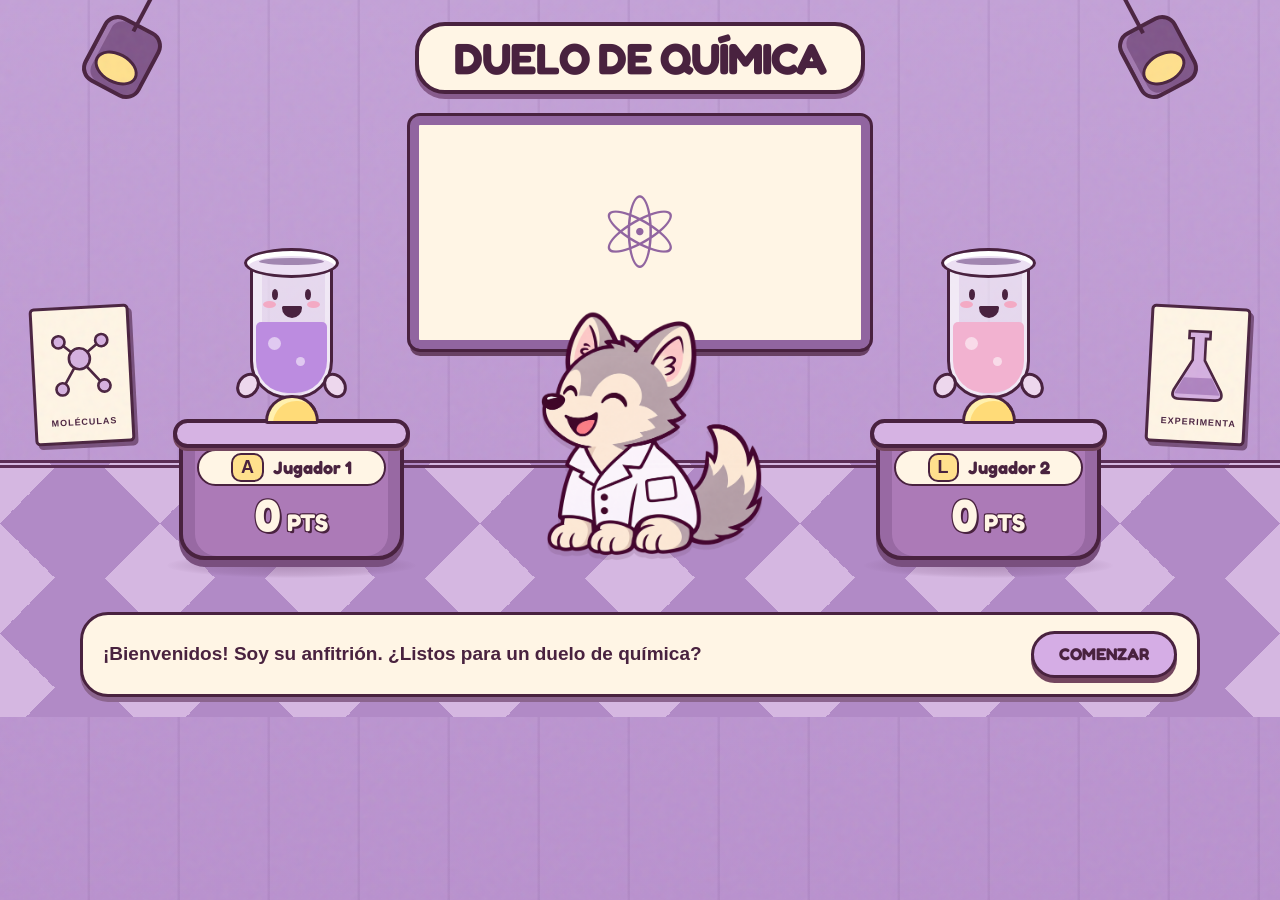
<file: quizz_QA/index.html>
<!DOCTYPE html><html lang="es"><head><meta charset="UTF-8"><meta name="viewport" content="width=device-width, initial-scale=1"><meta name="theme-color" content="#b997cf"><title>Duelo de Química · Lobito</title><link rel="stylesheet" href="style.css"></head><body>
<div class="studio-bg" aria-hidden="true"><div class="spot spot-left"></div><div class="spot spot-right"></div><div class="poster poster-left"><svg viewBox="0 0 80 100"><path d="M38 43L15 23M38 43L64 23M38 43L17 77M38 43L65 75"/><circle cx="38" cy="43" r="12"/><circle cx="15" cy="23" r="7"/><circle cx="64" cy="23" r="7"/><circle cx="17" cy="77" r="7"/><circle cx="65" cy="75" r="7"/></svg><span>MOLÉCULAS</span></div><div class="poster poster-right"><svg viewBox="0 0 80 100"><path d="M28 12H52V20H47V45L67 80Q71 90 60 90H20Q9 90 13 80L33 45V20H28Z"/><path class="flask-ink" d="M24 65H56L66 84H14Z"/></svg><span>EXPERIMENTA</span></div><div class="studio-floor"></div></div>
<main id="app"><header class="brand"><h1>DUELO DE QUÍMICA</h1></header>
<section id="pantalla-inicio" class="pantalla activa"><div class="stage"><div class="studio-screen"><span class="atom-art" aria-hidden="true">⚛</span></div><div class="contestant contestant-0"><div class="tube tube-0" aria-hidden="true"><div class="tube-liquid"></div><div class="tube-face"><i></i><i></i><b></b></div><span class="tube-arm arm-left"></span><span class="tube-arm arm-right"></span></div><div class="podium"><span class="buzzer" aria-hidden="true"></span><div class="podium-name"><kbd>A</kbd>Jugador 1</div><div class="pts"><strong>0</strong><small>PTS</small></div></div></div><img class="wolf stage-wolf" src="assets/lobito.png" alt="Lobito, un cachorro lobo con bata científica"><div class="contestant contestant-1"><div class="tube tube-1" aria-hidden="true"><div class="tube-liquid"></div><div class="tube-face"><i></i><i></i><b></b></div><span class="tube-arm arm-left"></span><span class="tube-arm arm-right"></span></div><div class="podium"><span class="buzzer" aria-hidden="true"></span><div class="podium-name"><kbd>L</kbd>Jugador 2</div><div class="pts"><strong>0</strong><small>PTS</small></div></div></div></div><div class="dialogue"><p>¡Bienvenidos! Soy su anfitrión. ¿Listos para un duelo de química?</p><button id="btn-comenzar" class="boton">COMENZAR</button></div></section>
<section id="pantalla-instrucciones" class="pantalla"><div class="instruction-scene"><img class="wolf " src="assets/lobito.png" alt="Lobito, un cachorro lobo con bata científica"><div class="tarjeta instruction-card"><span class="eyebrow">ANTES DE EMPEZAR</span><h2>Así se juega</h2><ol class="reglas"><li><strong>Lean durante 10 segundos.</strong> Las teclas siguen bloqueadas.</li><li>Esperen «Preparados… Listos…». Cuando desaparezca la capa y diga <strong>«¡PULSEN!»</strong>, compitan con <kbd>A</kbd> y <kbd>L</kbd>.</li><li>Quien pulse primero responde con el ratón: <strong>10 segundos</strong> en preguntas normales y <strong>15 segundos</strong> en el reto interactivo.</li><li>Un acierto suma <strong>1 punto</strong>. Si falla, el rival puede pulsar su tecla y <strong>robar por 2 puntos</strong>.</li><li>Cada partida incluye <strong>9 preguntas y 1 reto interactivo</strong>. Si empatan, hay desempate.</li></ol><p class="hint">En los retos, arrastra o selecciona una ficha y después su destino. Puedes corregirte antes de confirmar.</p><div class="acciones"><button id="btn-instrucciones-volver" class="boton boton-secundario">VOLVER</button><button id="btn-instrucciones-continuar" class="boton">CONTINUAR</button></div></div></div></section>
<section id="pantalla-registro" class="pantalla"><form id="form-registro" autocomplete="off" novalidate><div class="stage"><div class="studio-screen"><span class="atom-art" aria-hidden="true">⚛</span></div><div class="contestant contestant-0"><div class="tube tube-0" aria-hidden="true"><div class="tube-liquid"></div><div class="tube-face"><i></i><i></i><b></b></div><span class="tube-arm arm-left"></span><span class="tube-arm arm-right"></span></div><div class="podium"><span class="buzzer" aria-hidden="true"></span><label for="nombre-jugador-1"><kbd>A</kbd> Tu nombre</label><input id="nombre-jugador-1" maxlength="16" placeholder="Jugador 1" required><div class="pts"><strong>0</strong><small>PTS</small></div></div></div><img class="wolf stage-wolf" src="assets/lobito.png" alt="Lobito, un cachorro lobo con bata científica"><div class="contestant contestant-1"><div class="tube tube-1" aria-hidden="true"><div class="tube-liquid"></div><div class="tube-face"><i></i><i></i><b></b></div><span class="tube-arm arm-left"></span><span class="tube-arm arm-right"></span></div><div class="podium"><span class="buzzer" aria-hidden="true"></span><label for="nombre-jugador-2"><kbd>L</kbd> Tu nombre</label><input id="nombre-jugador-2" maxlength="16" placeholder="Jugador 2" required><div class="pts"><strong>0</strong><small>PTS</small></div></div></div></div><div class="dialogue"><p>Escriban sus nombres en los atriles. ¡El estudio es suyo!</p><button type="button" id="btn-registro-volver" class="boton boton-secundario">VOLVER</button><button type="submit" class="boton">¡A JUGAR!</button></div><p id="registro-error" class="error-formulario" role="alert"></p></form></section>
<section id="pantalla-juego" class="pantalla"><div class="round-top"><span id="etiqueta-ronda" class="pill"></span><span id="insignia-desempate" class="pill" hidden>DESEMPATE</span><button id="btn-cancelar-partida" class="boton-mini">Salir de la partida</button></div><div class="play-layout"><div class="contestant contestant-0" id="jugador-0"><div class="tube tube-0" aria-hidden="true"><div class="tube-liquid"></div><div class="tube-face"><i></i><i></i><b></b></div><span class="tube-arm arm-left"></span><span class="tube-arm arm-right"></span></div><div class="podium"><span class="buzzer" aria-hidden="true"></span><div class="podium-name"><kbd>A</kbd><span id="nombre-0">Jugador 1</span></div><div class="pts"><strong id="puntos-0">0</strong><small>PTS</small></div><div id="estado-0" class="jugador-estado"></div></div></div><div class="question-panel" id="question-panel"><div class="question-top"><span id="tema-pregunta" class="eyebrow"></span><span id="tipo-pregunta" class="eyebrow"></span></div><h2 id="enunciado"></h2><div id="opciones" class="opciones"></div><div id="reto" hidden></div><div id="zona-temporizador" class="zona-temporizador"><div class="clock-label"><span id="temporizador-etiqueta"></span><strong><span id="temporizador-numero">–</span><small> s</small></strong></div><div class="barra"><div id="barra-progreso"></div></div></div></div><div class="contestant contestant-1" id="jugador-1"><div class="tube tube-1" aria-hidden="true"><div class="tube-liquid"></div><div class="tube-face"><i></i><i></i><b></b></div><span class="tube-arm arm-left"></span><span class="tube-arm arm-right"></span></div><div class="podium"><span class="buzzer" aria-hidden="true"></span><div class="podium-name"><kbd>L</kbd><span id="nombre-1">Jugador 2</span></div><div class="pts"><strong id="puntos-1">0</strong><small>PTS</small></div><div id="estado-1" class="jugador-estado"></div></div></div></div><div class="game-dialogue"><img class="wolf " src="assets/lobito.png" alt="Lobito, un cachorro lobo con bata científica"><div id="mensaje" class="mensaje" role="status" aria-live="polite"></div></div><div id="cuenta-capa" hidden aria-live="assertive"><strong id="cuenta-palabra">PREPARADOS…</strong><p>Cuando desaparezca esta pantalla, ¡pulsen su tecla!</p></div></section>
<section id="pantalla-desempate" class="pantalla"><div class="result-layout"><img class="wolf " src="assets/lobito.png" alt="Lobito, un cachorro lobo con bata científica"><div class="tarjeta centrada"><span class="eyebrow">EL DUELO CONTINÚA</span><h2 id="desempate-titulo"></h2><p id="desempate-marcador"></p><p id="desempate-texto"></p><button id="btn-iniciar-desempate" class="boton">COMENZAR DESEMPATE</button></div></div></section>
<section id="pantalla-final" class="pantalla"><div class="result-layout"><img class="wolf " src="assets/lobito.png" alt="Lobito, un cachorro lobo con bata científica"><div class="tarjeta centrada"><span class="eyebrow">LA FÓRMULA GANADORA</span><h2 id="final-ganador"></h2><p id="final-detalle"></p><div class="final-marcador"><div id="final-jugador-0" class="final-jugador"><span id="final-nombre-0"></span><strong id="final-puntos-0"></strong></div><div id="final-jugador-1" class="final-jugador"><span id="final-nombre-1"></span><strong id="final-puntos-1"></strong></div></div><p id="final-mensaje"></p><button id="btn-jugar-de-nuevo" class="boton">VOLVER A JUGAR</button></div></div></section></main>
<script src="js/config.js"></script>
<script src="js/utils.js"></script>
<script src="js/bank.js"></script>
<script src="js/interactive-bank.js"></script>
<script src="js/state.js"></script>
<script src="js/screens.js"></script>
<script src="js/players.js"></script>
<script src="js/interactives.js"></script>
<script src="js/questions.js"></script>
<script src="js/timers.js"></script>
<script src="js/buzzers.js"></script>
<script src="js/answers.js"></script>
<script src="js/game.js"></script>
<script src="js/script.js"></script>
<script src="js/visuals.js"></script>
</body></html>
</file>
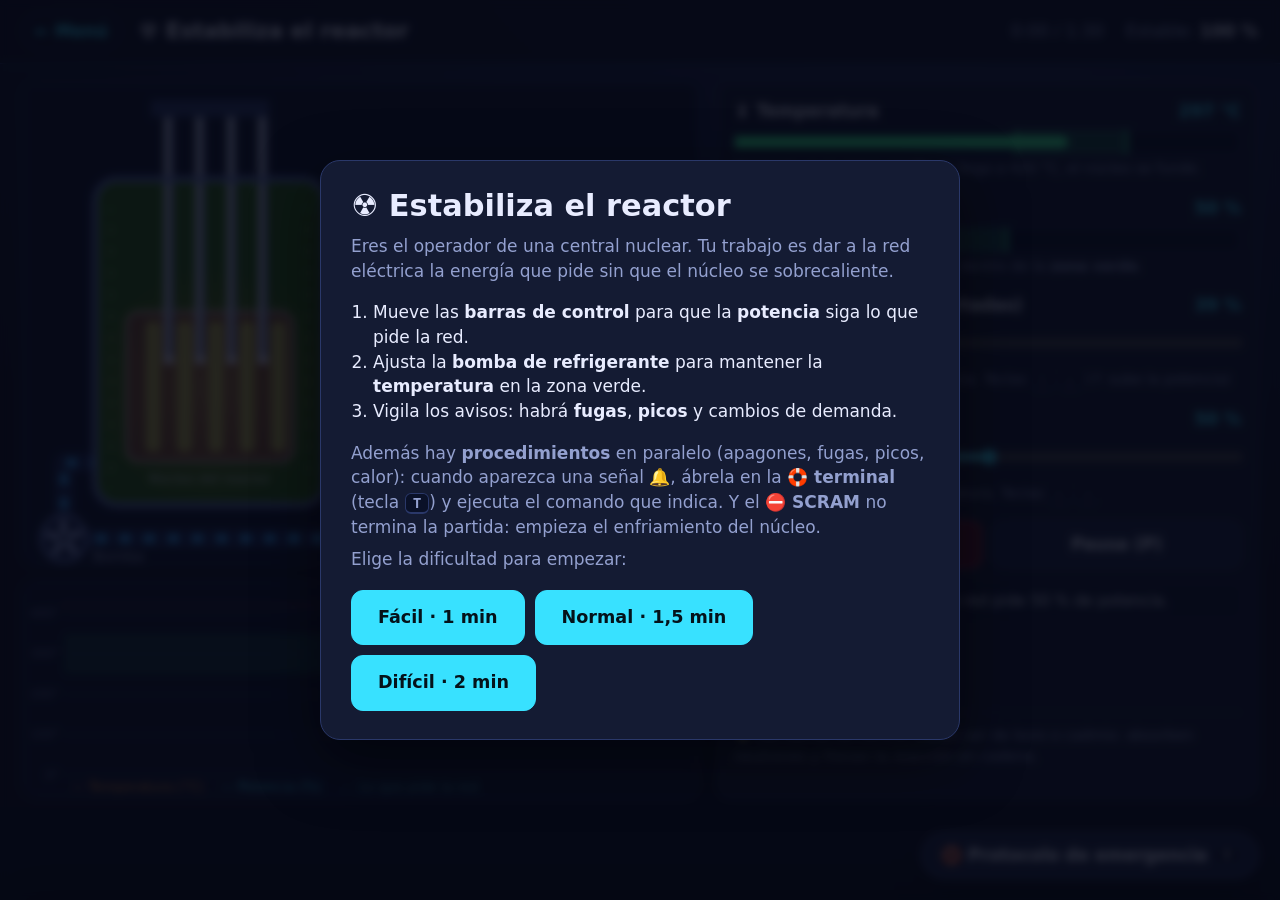
<file: reactor/index.html>
<!doctype html>
<html lang="es">
<head>
  <meta charset="utf-8">
  <meta name="viewport" content="width=device-width, initial-scale=1">
  <title>Estabiliza el reactor</title>
  <link rel="stylesheet" href="../shared/style.css">
  <link rel="stylesheet" href="reactor.css">
</head>
<body>
  <header class="topbar">
    <a class="back" href="../index.html">← Menú</a>
    <h1>☢ Estabiliza el reactor</h1>
    <div class="topstats">
      <span><span id="time">0:00</span> / <span id="duration">1:30</span></span>
      <span><span id="pctLabel">Estable:</span> <b id="pct">100 %</b></span>
    </div>
  </header>

  <main class="layout">
    <section class="viz">
      <canvas id="core" width="1120" height="800" role="img"
              aria-label="Núcleo del reactor con las barras de control y el refrigerante"></canvas>
      <canvas id="chart" width="1120" height="360" role="img"
              aria-label="Gráfica de temperatura y potencia de los últimos segundos"></canvas>
    </section>

    <section class="panel controls">
      <div class="cuebar" id="cueBar" aria-live="assertive"></div>
      <div class="meter">
        <div class="meter-head"><span>🌡 Temperatura</span><b id="vTemp">297 °C</b></div>
        <div class="meter-track"><div class="zone" id="zoneT"></div><div class="fill temp" id="fillT"></div></div>
        <small id="tempHint">Mantenla en la <b>zona verde</b>. Si llega a 420 °C, el núcleo se funde.</small>
      </div>

      <div class="meter">
        <div class="meter-head"><span>⚡ Potencia</span><b id="vPow">50 %</b></div>
        <div class="meter-track"><div class="zone" id="zoneP"></div><div class="fill pow" id="fillP"></div><div class="marker" id="markDemand"></div></div>
        <small id="powHint">La red pide <b id="vDemand">50 %</b>: deja la barra dentro de la <b>zona verde</b>.</small>
      </div>

      <label class="slider" id="rodsBox">
        <span class="slider-head">Barras de control (insertadas) <b id="vRods">40 %</b></span>
        <input type="range" id="rods" min="0" max="100" step="1" value="40">
        <small id="rodsHint">Más insertadas = menos potencia. Teclas <kbd>↑</kbd> <kbd>↓</kbd> (↑ sube la potencia)</small>
      </label>

      <label class="slider">
        <span class="slider-head">Bomba de refrigerante <b id="vPump">50 %</b></span>
        <input type="range" id="pump" min="0" max="100" step="1" value="50">
        <small>Más agua fría = menos temperatura. Teclas <kbd>←</kbd> <kbd>→</kbd></small>
      </label>

      <div class="actions">
        <button class="btn danger" id="scram" title="Apagado de emergencia">⛔ SCRAM</button>
        <button class="btn" id="pause">Pausa (P)</button>
      </div>

      <ul id="log" aria-live="polite"></ul>
      <p class="fact" id="fact"></p>
    </section>
  </main>

  <!-- Consola de protocolo de emergencia: se abre y se cierra; las palancas siguen funcionando -->
  <button class="console-toggle" id="consoleToggle" aria-expanded="false" aria-controls="console">
    🛟 Protocolo de emergencia <span class="badge" id="cueCount" hidden>0</span> <kbd>T</kbd>
  </button>

  <section class="console" id="console" aria-label="Terminal y guía de protocolo de emergencia" aria-hidden="true">
    <header class="console-bar">
      <b>🛟 Sala de control</b>
      <small>Los procedimientos corren en paralelo a las palancas. Cuando suene una señal, ejecuta su comando.</small>
      <button class="console-close" id="consoleClose" title="Cerrar (Esc)">Cerrar ✕</button>
    </header>

    <div class="console-body">
      <!-- Guía de protocolo: procedimientos listos para cargar en la terminal -->
      <div class="cpane guide" id="paneGuide" aria-label="Guía de protocolo de emergencia">
        <p class="guide-intro">Las palancas llevan el día a día; los <b>procedimientos</b> responden a las señales (🔔). La tarjeta que se ilumina es la que toca ahora. Pulsa <b>Cargar ▸</b> y luego <b>Ejecutar</b>.</p>

        <article class="proto bad" data-cue="apagon">
          <h3>🔌 Apagón de la red</h3>
          <p>Las bombas pierden energía y el núcleo se calienta. Arranca el generador diésel e inserta barras mientras llega a su régimen.</p>
          <pre class="proto-cmds">diesel</pre>
          <button class="btn load" data-cmds="diesel">Cargar ▸</button>
        </article>

        <article class="proto warn" data-cue="fuga">
          <h3>💧 Fuga de refrigerante</h3>
          <p>La bomba pierde fuerza. Aísla el lazo averiado: la fuga se corta, aunque ese lazo enfría un poco menos unos segundos.</p>
          <pre class="proto-cmds">aislar_fuga</pre>
          <button class="btn load" data-cmds="aislar_fuga">Cargar ▸</button>
        </article>

        <article class="proto warn" data-cue="pico">
          <h3>⚡ Pico de reactividad</h3>
          <p>La potencia sube sola. El boro frena la reacción, pero despacio: inyéctalo en cuanto veas la señal.</p>
          <pre class="proto-cmds">boro 40</pre>
          <button class="btn load" data-cmds="boro 40">Cargar ▸</button>
        </article>

        <article class="proto bad" data-cue="calor">
          <h3>🌡 Temperatura alta</h3>
          <p>Abre el desvío de vapor: enfría muy rápido, pero esa energía no llega a la red y necesita unos segundos para recargarse.</p>
          <pre class="proto-cmds">desviar_vapor</pre>
          <button class="btn load" data-cmds="desviar_vapor">Cargar ▸</button>
        </article>

        <article class="proto" data-cue="diluir">
          <h3>🧪 Sobra boro</h3>
          <p>Si ya pasó el peligro y la potencia no alcanza lo que pide la red, diluye el boro (también despacio).</p>
          <pre class="proto-cmds">boro 0</pre>
          <button class="btn load" data-cmds="boro 0">Cargar ▸</button>
        </article>

        <article class="proto bad" data-cue="scram">
          <h3>⛔ Apagado de emergencia (SCRAM)</h3>
          <p>El botón rojo ya <b>no termina la partida</b>: inserta todas las barras y empieza la fase de <b>enfriamiento</b>. Aunque la reacción se detiene, queda calor residual. Meta: bajar de 90 °C en 90 s.</p>
          <pre class="proto-cmds">1. bomba al 100 % (palanca)
2. desviar_vapor
3. enfriar_residual  (al bajar de 200 °C)</pre>
        </article>

        <article class="proto warn" data-cue="enfriar">
          <h3>♨ Enfriar tras el SCRAM</h3>
          <p>Bomba al máximo y desvío de vapor abierto hasta bajar de 200 °C. El agua sola ya no basta.</p>
          <pre class="proto-cmds">desviar_vapor</pre>
          <button class="btn load" data-cmds="desviar_vapor">Cargar ▸</button>
        </article>

        <article class="proto" data-cue="rhr">
          <h3>✅ Enfriamiento residual (RHR)</h3>
          <p>Por debajo de 200 °C conecta el sistema de calor residual: tarda unos segundos en arrancar y lleva el núcleo a parada fría.</p>
          <pre class="proto-cmds">enfriar_residual</pre>
          <button class="btn load" data-cmds="enfriar_residual">Cargar ▸</button>
        </article>

        <article class="proto">
          <h3>🔎 Consultas</h3>
          <p>No cambian nada: sirven para mirar. <b>procesos</b> muestra el estado de cada procedimiento; <b>estado</b>, las lecturas.</p>
          <pre class="proto-cmds">procesos; estado</pre>
          <button class="btn load" data-cmds="procesos; estado">Cargar ▸</button>
        </article>
      </div>

      <!-- Terminal -->
      <div class="cpane term" id="paneTerm">
        <div class="term-out" id="termOut" aria-live="polite"></div>
        <form class="term-input" id="termForm" autocomplete="off">
          <span class="term-prompt">⚛</span>
          <input id="termInput" type="text" autocomplete="off" autocapitalize="off" autocorrect="off" spellcheck="false"
                 placeholder="escribe un comando y pulsa Enter — «ayuda» para la lista" aria-label="Comando del reactor">
          <button class="btn primary" type="submit">Ejecutar</button>
        </form>
      </div>
    </div>
  </section>

  <div class="overlay" id="startOverlay">
    <div class="card">
      <h2>☢ Estabiliza el reactor</h2>
      <p>Eres el operador de una central nuclear. Tu trabajo es dar a la red eléctrica la energía que pide sin que el núcleo se sobrecaliente.</p>
      <ol>
        <li>Mueve las <b>barras de control</b> para que la <b>potencia</b> siga lo que pide la red.</li>
        <li>Ajusta la <b>bomba de refrigerante</b> para mantener la <b>temperatura</b> en la zona verde.</li>
        <li>Vigila los avisos: habrá <b>fugas</b>, <b>picos</b> y cambios de demanda.</li>
      </ol>
      <p>Además hay <b>procedimientos</b> en paralelo (apagones, fugas, picos, calor): cuando aparezca una señal 🔔, ábrela en la <b>🛟 terminal</b> (tecla <kbd>T</kbd>) y ejecuta el comando que indica. Y el <b>⛔ SCRAM</b> no termina la partida: empieza el enfriamiento del núcleo.</p>
      <p>Elige la dificultad para empezar:</p>
      <div class="row">
        <button class="btn primary big" data-diff="facil">Fácil · 1 min</button>
        <button class="btn primary big" data-diff="normal">Normal · 1,5 min</button>
        <button class="btn primary big" data-diff="dificil">Difícil · 2 min</button>
      </div>
    </div>
  </div>

  <div class="overlay hidden" id="endOverlay">
    <div class="card">
      <h2 id="endTitle"></h2>
      <div class="stars" id="endStars"></div>
      <p id="endText"></p>
      <p id="endStats"></p>
      <p class="learn" id="endLearn"></p>
      <div class="row">
        <button class="btn primary big" id="again">Jugar otra vez</button>
        <button class="btn big" id="changeDiff">Cambiar dificultad</button>
        <a class="btn big" href="../index.html" style="text-decoration:none">Menú</a>
      </div>
    </div>
  </div>

  <script src="sim.js"></script>
  <script src="commands.js"></script>
  <script src="game.js"></script>
</body>
</html>
</file>
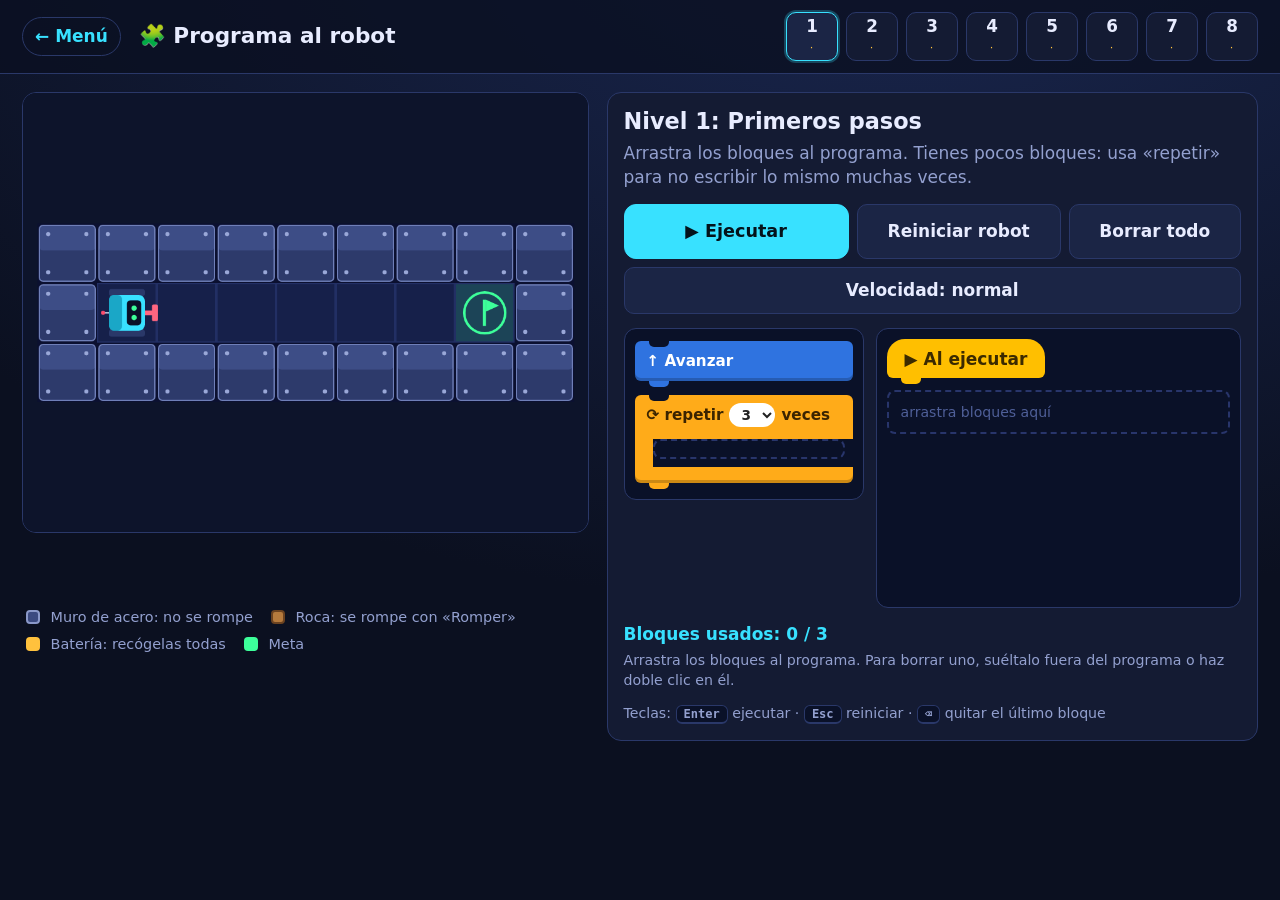
<file: robot2/index.html>
<!doctype html>
<html lang="es">
<head>
  <meta charset="utf-8">
  <meta name="viewport" content="width=device-width, initial-scale=1">
  <title>Programa al robot</title>
  <link rel="stylesheet" href="../shared/style.css">
  <link rel="stylesheet" href="robot2.css">
</head>
<body>
  <header class="topbar">
    <a class="back" href="../index.html">← Menú</a>
    <h1>🧩 Programa al robot</h1>
    <nav id="chips" aria-label="Niveles"></nav>
  </header>

  <main class="layout">
    <section class="stage">
      <canvas id="board" width="900" height="700" role="img"
              aria-label="Tablero del nivel: el robot debe llegar a la meta"></canvas>
      <p id="status" aria-live="polite"></p>
      <ul class="legend">
        <li><i class="sw steel"></i> Muro de acero: no se rompe</li>
        <li><i class="sw rock"></i> Roca: se rompe con «Romper»</li>
        <li><i class="sw bat"></i> Batería: recógelas todas</li>
        <li><i class="sw goal"></i> Meta</li>
      </ul>
    </section>

    <aside class="side panel">
      <div class="lvl-head">
        <h2 id="lvlName"></h2>
        <p id="lvlHint"></p>
      </div>

      <div class="actions">
        <button class="btn primary big" id="run">▶ Ejecutar</button>
        <button class="btn" id="reset">Reiniciar robot</button>
        <button class="btn" id="clear">Borrar todo</button>
        <button class="btn" id="speed">Velocidad: normal</button>
      </div>
      <div class="workspace">
        <div class="palette" id="palette" aria-label="Bloques disponibles"></div>
        <div class="programWrap" id="programWrap">
          <div class="hat">▶ Al ejecutar</div>
          <div class="slot root" id="root" data-slot="root"></div>
        </div>
      </div>

      <div class="foot">
        <span id="count"></span>
        <small class="tip">Arrastra los bloques al programa. Para borrar uno, suéltalo fuera del programa o haz doble clic en él.</small>
      </div>

      <small class="tip">Teclas: <kbd>Enter</kbd> ejecutar · <kbd>Esc</kbd> reiniciar · <kbd>⌫</kbd> quitar el último bloque</small>
    </aside>
  </main>

  <div class="overlay hidden" id="winOverlay">
    <div class="card">
      <h2>¡Misión cumplida!</h2>
      <div class="stars" id="winStars"></div>
      <p id="winBlocks"></p>
      <p class="learn" id="winLearn"></p>
      <div class="row">
        <button class="btn primary big" id="next">Siguiente nivel →</button>
        <button class="btn big" id="replay">Repetir nivel</button>
        <a class="btn big" href="../index.html">Menú</a>
      </div>
    </div>
  </div>

  <script src="logic.js"></script>
  <script src="levels.js"></script>
  <script src="game.js"></script>
</body>
</html>
</file>
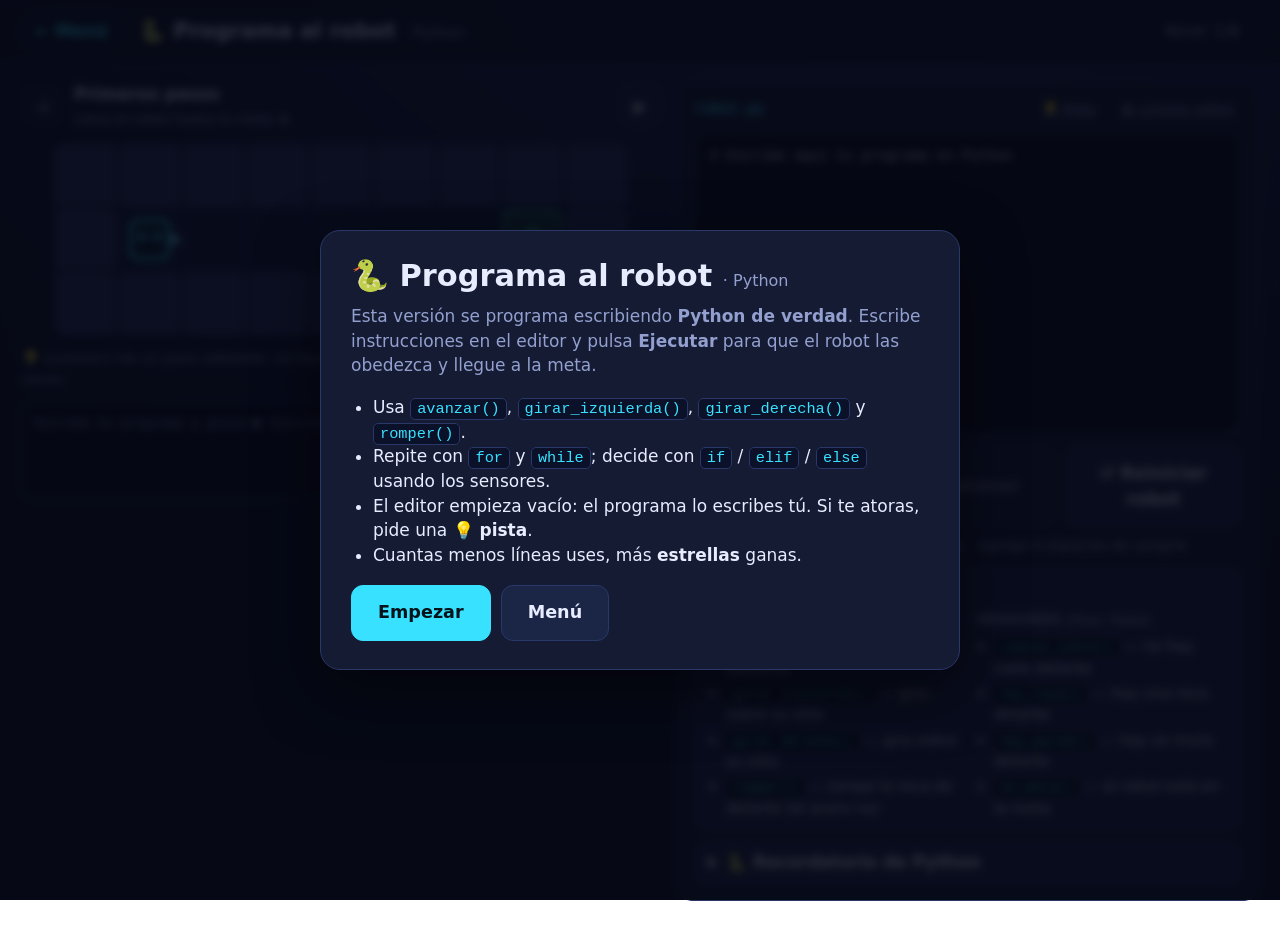
<file: robot_py/index.html>
<!doctype html>
<html lang="es">
<head>
  <meta charset="utf-8">
  <meta name="viewport" content="width=device-width, initial-scale=1">
  <title>Programa al robot (Python)</title>
  <link rel="stylesheet" href="../shared/style.css">
  <link rel="stylesheet" href="robot_py.css">
</head>
<body>
  <header class="topbar">
    <a class="back" href="../index.html">← Menú</a>
    <h1>🐍 Programa al robot <small class="subt">· Python</small></h1>
    <div class="topstats">
      <span id="levelTag">Nivel 1</span>
      <span class="stars" id="levelStars"></span>
    </div>
  </header>

  <main class="layout">
    <!-- Izquierda: mapa + consola -->
    <section class="viz">
      <div class="level-head">
        <button class="navbtn" id="prevLvl" title="Nivel anterior">◀</button>
        <div class="level-info">
          <b id="lvlName">—</b>
          <small id="lvlGoal"></small>
        </div>
        <button class="navbtn" id="nextLvl" title="Siguiente nivel">▶</button>
      </div>
      <canvas id="board" width="600" height="400" role="img"
              aria-label="Mapa del robot con rocas, muros y la meta"></canvas>
      <p class="learn-tip" id="learnTip"></p>
      <div class="console" id="console" aria-live="polite" aria-label="Salida del programa"></div>
    </section>

    <!-- Derecha: editor de código Python -->
    <section class="panel editor-panel">
      <div class="editor-head">
        <span class="file">robot.py</span>
        <div class="editor-tools">
          <button class="linklike" id="hintBtn" title="Muestra una pista en la consola (no la solución)">💡 Pista</button>
          <button class="linklike" id="resetCode" title="Borra tu código de este nivel">🗑 Limpiar editor</button>
        </div>
      </div>
      <div class="editor-wrap">
        <textarea id="code" spellcheck="false" autocomplete="off" autocapitalize="off" autocorrect="off"
                  aria-label="Editor de código Python"></textarea>
      </div>
      <div class="run-row">
        <button class="btn primary big" id="run">▶ Ejecutar</button>
        <button class="btn big" id="stop" disabled>⏹ Detener</button>
        <button class="btn big" id="reset">↺ Reiniciar robot</button>
      </div>
      <small class="run-tip"><kbd>Ctrl</kbd> + <kbd>Enter</kbd> también ejecuta · <kbd>Tab</kbd> agrega 4 espacios de sangría</small>

      <details class="ref" open>
        <summary>📖 Funciones del robot</summary>
        <div class="ref-cols">
          <div>
            <h4>Acciones</h4>
            <ul class="apiref">
              <li><code>avanzar()</code> — un paso adelante</li>
              <li><code>girar_izquierda()</code> — gira sobre su sitio</li>
              <li><code>girar_derecha()</code> — gira sobre su sitio</li>
              <li><code>romper()</code> — rompe la roca de delante (el acero no)</li>
            </ul>
          </div>
          <div>
            <h4>Sensores <small>(True / False)</small></h4>
            <ul class="apiref">
              <li><code>camino_libre()</code> — no hay nada delante</li>
              <li><code>hay_roca()</code> — hay una roca delante</li>
              <li><code>hay_pared()</code> — hay un muro delante</li>
              <li><code>en_meta()</code> — el robot está en la meta</li>
            </ul>
          </div>
        </div>
      </details>

      <details class="ref">
        <summary>🐍 Recordatorio de Python</summary>
        <pre class="apiex"><span class="c"># for: repetir un número fijo de veces</span>
for i in range(3):
    avanzar()

<span class="c"># while: repetir MIENTRAS algo sea cierto</span>
while not en_meta():
    ...

<span class="c"># if / elif / else: decidir según un sensor</span>
if camino_libre():
    print("libre")
elif hay_roca():
    print("roca")
else:
    print("muro")

<span class="c"># la sangría (4 espacios) marca qué va dentro</span></pre>
      </details>
    </section>
  </main>

  <div class="overlay" id="startOverlay">
    <div class="card">
      <h2>🐍 Programa al robot <small>· Python</small></h2>
      <p>Esta versión se programa escribiendo <b>Python de verdad</b>. Escribe instrucciones en el editor y pulsa <b>Ejecutar</b> para que el robot las obedezca y llegue a la meta.</p>
      <ul>
        <li>Usa <code>avanzar()</code>, <code>girar_izquierda()</code>, <code>girar_derecha()</code> y <code>romper()</code>.</li>
        <li>Repite con <code>for</code> y <code>while</code>; decide con <code>if</code> / <code>elif</code> / <code>else</code> usando los sensores.</li>
        <li>El editor empieza vacío: el programa lo escribes tú. Si te atoras, pide una <b>💡 pista</b>.</li>
        <li>Cuantas menos líneas uses, más <b>estrellas</b> ganas.</li>
      </ul>
      <div class="row">
        <button class="btn primary big" id="begin">Empezar</button>
        <a class="btn big" href="../index.html" style="text-decoration:none">Menú</a>
      </div>
    </div>
  </div>

  <div class="overlay hidden" id="winOverlay">
    <div class="card">
      <h2 id="winTitle">¡Nivel resuelto!</h2>
      <div class="stars big" id="winStars"></div>
      <p id="winText"></p>
      <div class="row">
        <button class="btn primary big" id="winNext">Siguiente nivel →</button>
        <button class="btn big" id="winAgain">Mejorar mi código</button>
      </div>
    </div>
  </div>

  <script src="sim.js"></script>
  <script src="levels.js"></script>
  <!-- Skulpt (Python en el navegador), vendorizado en lib/ para funcionar sin internet -->
  <script src="lib/skulpt.min.js"></script>
  <script src="lib/skulpt-stdlib.js"></script>
  <!-- runner.js conecta Skulpt con el juego (contrato en INTERPRETE_PROMPT.md) -->
  <script src="runner.js"></script>
  <script src="game.js"></script>
</body>
</html>
</file>
<file: shared/style.css>
/* Estilos compartidos por todos los juegos de GameLab.
   Solo fuentes del sistema: los juegos funcionan sin internet. */
:root {
  --bg: #0b1020;
  --panel: #141b33;
  --panel2: #1b2545;
  --line: #2a3869;
  --text: #e8ecff;
  --muted: #93a0cf;
  --accent: #38e1ff;
  --ok: #3dff9a;
  --warn: #ffc13d;
  --bad: #ff4d6d;
  --radius: 14px;
}

* { box-sizing: border-box; }
html, body { margin: 0; min-height: 100%; }
body {
  background: radial-gradient(1200px 700px at 70% -10%, #1a2750, var(--bg));
  background-attachment: fixed;
  color: var(--text);
  font: 17px/1.45 system-ui, "Segoe UI", Roboto, "Helvetica Neue", sans-serif;
}

h1, h2, h3 { margin: 0; line-height: 1.15; }
small { color: var(--muted); }
button { font: inherit; color: inherit; }

.topbar {
  display: flex; align-items: center; gap: 18px;
  padding: 12px 22px;
  background: rgba(10, 15, 33, .8);
  border-bottom: 1px solid var(--line);
}
.topbar h1 { font-size: 1.35rem; flex: 1; }
.topbar .back {
  color: var(--accent); text-decoration: none; font-weight: 600;
  padding: 6px 12px; border: 1px solid var(--line); border-radius: 999px;
}
.topbar .back:hover, .topbar .back:focus-visible { background: var(--panel2); }

.panel {
  background: var(--panel);
  border: 1px solid var(--line);
  border-radius: var(--radius);
  padding: 16px;
}

.btn {
  display: inline-block; color: var(--text); text-decoration: none; text-align: center;
  cursor: pointer;
  background: var(--panel2);
  border: 1px solid var(--line);
  border-radius: 10px;
  padding: 10px 16px;
  font-weight: 600;
  transition: transform .08s, background .15s, border-color .15s;
}
.btn:hover { background: #243160; border-color: var(--accent); }
.btn:active { transform: translateY(1px) scale(.99); }
.btn:focus-visible, input:focus-visible { outline: 3px solid var(--accent); outline-offset: 2px; }
.btn:disabled { opacity: .45; cursor: not-allowed; }
.btn.primary { background: var(--accent); color: #04121a; border-color: var(--accent); }
.btn.primary:hover { background: #7aeaff; }
.btn.danger { background: #5a1022; border-color: var(--bad); }
.btn.danger:hover { background: var(--bad); color: #fff; }
.btn.big { padding: 14px 26px; font-size: 1.1rem; border-radius: 12px; }

.overlay {
  position: fixed; inset: 0; z-index: 10;
  display: flex; align-items: center; justify-content: center;
  background: rgba(5, 8, 20, .82);
  backdrop-filter: blur(4px);
  padding: 20px;
}
.overlay.hidden { display: none; }
.overlay .card {
  max-width: 640px; width: 100%;
  background: var(--panel); border: 1px solid var(--line);
  border-radius: 20px; padding: 28px 30px;
  box-shadow: 0 20px 60px rgba(0, 0, 0, .5);
}
.overlay .card h2 { font-size: 1.9rem; margin-bottom: 10px; }
.overlay .card p { color: var(--muted); margin: 8px 0; }
.overlay .card ol, .overlay .card ul { color: var(--text); padding-left: 22px; }
.overlay .card .row { display: flex; flex-wrap: wrap; gap: 10px; margin-top: 18px; }

kbd {
  background: #0a1128; border: 1px solid var(--line); border-bottom-width: 2px;
  border-radius: 6px; padding: 1px 7px; font: 600 .85em ui-monospace, Consolas, monospace;
}

.stars { font-size: 2.2rem; letter-spacing: 6px; color: var(--warn); }
.stars .off { color: #3a456f; }

@media (prefers-reduced-motion: reduce) {
  * { transition: none !important; animation: none !important; }
}
</file>
<file: quizz_QA/style.css>
@font-face{font-family:Studio;src:url('assets/Fredoka.ttf') format('truetype');font-weight:300 900}*{box-sizing:border-box} :root{--ink:#49223f;--paper:#fff5e5;--lilac:#d9b6e7;--purple:#a37abc;--yellow:#ffe08d;--shadow:#74465f}body{margin:0;color:var(--ink);background:#b997cf;font:600 16px/1.5 'Trebuchet MS',Verdana,sans-serif;min-height:100vh}button,input{font:inherit}button{color:inherit;cursor:pointer}button:disabled{cursor:default}button:focus-visible,input:focus-visible{outline:4px solid #633a93;outline-offset:5px}h1,h2,.boton,.pill,.pts,.podium-name,#cuenta-palabra{font-family:Studio,'Arial Rounded MT Bold','Trebuchet MS',sans-serif;font-weight:900}h1,h2,p{margin:0}h2{font-size:clamp(24px,2.5vw,38px);line-height:1.2}button,input,.tarjeta,.question-panel,.dialogue,.mensaje,.pill,.poster{border:3px solid var(--ink)}[hidden]{display:none!important}.studio-bg{position:fixed;inset:0;z-index:-1;overflow:hidden;background:repeating-linear-gradient(90deg,transparent 0,transparent 87px,#79518d22 88px,#79518d22 90px),linear-gradient(#c3a1d7,#b991ce)}.studio-bg:after{content:'';position:absolute;inset:0;opacity:.13;pointer-events:none;background-image:url("data:image/svg+xml,%3Csvg viewBox='0 0 140 140' xmlns='http://www.w3.org/2000/svg'%3E%3Cfilter id='n'%3E%3CfeTurbulence type='fractalNoise' baseFrequency='.8' numOctaves='3' stitchTiles='stitch'/%3E%3C/filter%3E%3Cpath fill='%23654370' filter='url(%23n)' opacity='.45' d='M0 0h140v140H0z'/%3E%3C/svg%3E")}.studio-floor{position:absolute;bottom:0;height:24vh;width:120%;left:-10%;border-top:12px double #5b2e56;background:repeating-conic-gradient(from 45deg,#b18ac6 0% 25%,#d5b7e1 0% 50%) 0 0/160px 110px;transform:perspective(350px) rotateX(20deg);transform-origin:bottom}.spot{position:absolute;top:20px;width:64px;height:74px;border:4px solid var(--ink);background:#7f5589;border-radius:16px;transform:rotate(28deg);box-shadow:inset 5px 0 #a077ae}.spot:after{content:'';position:absolute;inset:30px 5px 5px;border:3px solid var(--ink);border-radius:50%;background:var(--yellow)}.spot:before{content:'';position:absolute;height:45px;width:4px;background:var(--ink);top:-40px;left:24px}.spot-left{left:7%}.spot-right{right:7%;transform:rotate(-28deg)}.poster{position:absolute;top:25%;width:100px;padding:12px;background:var(--paper);border-radius:5px;transform:rotate(-3deg);box-shadow:3px 4px #774f7b}.poster-left{left:2.5%}.poster-right{right:2.5%;transform:rotate(3deg)}.poster svg{width:100%;fill:#d5b0e0;stroke:var(--ink);stroke-width:3}.poster span{font-size:9px;display:block;text-align:center;letter-spacing:1px}.flask-ink{fill:#ae83c0;stroke:none}#app{max-width:1500px;margin:auto;padding:22px 5vw 20px}.brand{text-align:center;position:relative;z-index:1}.brand>span{display:block;font-size:11px;letter-spacing:3px;margin-bottom:8px}.brand h1{display:inline-block;background:var(--paper);border:4px solid var(--ink);border-radius:30px;padding:6px 35px;font-size:clamp(24px,3.4vw,48px);line-height:1.2;box-shadow:0 5px #875b8c;letter-spacing:-1px}.pantalla{display:none}.pantalla.activa{display:block;animation:appear .35s ease-out}.stage{height:clamp(350px,54vh,540px);max-width:1000px;margin:0 auto;position:relative;display:flex;justify-content:space-around;align-items:flex-end;padding-bottom:20px;gap:18px}.studio-screen{position:absolute;top:22px;left:27%;width:46%;height:48%;background:var(--paper);border:9px solid #9165a0;outline:3px solid var(--ink);box-shadow:0 7px #694164;border-radius:10px;text-align:center;display:grid;align-content:center}.atom-art{font:100px/1 sans-serif;color:#9165a0}.studio-screen p{font-size:10px;letter-spacing:2px}.wolf{object-fit:contain;filter:drop-shadow(0 5px 0 #754d6c33)}.stage-wolf{width:28%;height:64%;position:relative;z-index:2;align-self:flex-end;object-position:bottom}.contestant{width:225px;position:relative;z-index:2;display:flex;align-items:center;flex-direction:column}.podium{position:relative;width:100%;padding:22px 14px 12px;background:#ac7ab7;border:4px solid var(--ink);border-radius:17px 17px 26px 26px;box-shadow:inset 12px 0 #9869a3,inset -12px 0 #9869a3,0 7px #794f7e;text-align:center}.podium:before{content:'';position:absolute;height:21px;left:-10px;right:-10px;top:-8px;border:4px solid var(--ink);border-radius:20px;background:#d6b3e3;box-shadow:0 3px #74465f}.buzzer{position:absolute;top:-32px;left:calc(50% - 27px);height:29px;width:54px;border:3px solid var(--ink);border-radius:40px 40px 4px 4px;background:#ffdb78;box-shadow:inset 5px 3px #fff0ae}.podium-name,.podium label{border:2px solid var(--ink);border-radius:20px;background:var(--paper);display:flex;align-items:center;justify-content:center;gap:9px;padding:2px 8px;font-size:18px;overflow-wrap:anywhere}kbd{display:inline-block;border:2px solid var(--ink);border-radius:10px;padding:0 8px;background:var(--yellow);font:900 18px/1.4 'Trebuchet MS',sans-serif;white-space:nowrap}.pts{display:flex;align-items:baseline;justify-content:center;gap:7px;line-height:1.3;color:var(--paper);text-shadow:2px 2px var(--ink),-1px -1px var(--ink),1px -1px var(--ink),-1px 1px var(--ink)}.pts strong{font-size:45px}.pts small{font-size:24px}.tube{position:relative;height:145px;width:83px;margin-bottom:24px;background:#fff9;border:3px solid var(--ink);border-radius:12px 12px 38px 38px;box-shadow:inset 9px 0 #ffffff73,inset -5px 0 #fff6;animation:bob 3.4s ease-in-out infinite}.tube:before{content:'';position:absolute;z-index:3;top:-9px;left:-9px;right:-9px;height:24px;border-radius:50%;background:#ecdff3;border:3px solid var(--ink);box-shadow:inset 0 5px white}.tube:after{content:'';position:absolute;top:1px;left:6px;right:6px;height:7px;border-radius:50%;background:#a186b0;z-index:4}.tube-liquid{position:absolute;inset:65px 3px 3px;border-radius:5px 5px 32px 32px;background:#bc8ce0}.tube-1 .tube-liquid{background:#f2b2d0}.tube-1{animation-delay:-1.7s}.tube-liquid:before,.tube-liquid:after{content:'';position:absolute;border-radius:50%;background:#fff8;width:13px;height:13px;left:12px;top:15px}.tube-liquid:after{left:40px;top:35px;width:9px;height:9px}.tube-face{position:absolute;top:32px;left:14px;right:14px;height:36px;display:flex;justify-content:space-between;padding:0 5px}.tube-face i{width:6px;height:11px;border-radius:50%;background:var(--ink)}.tube-face b{position:absolute;top:17px;left:15px;width:20px;height:12px;background:var(--ink);border-radius:3px 3px 20px 20px}.tube-face:before,.tube-face:after{content:'';position:absolute;top:12px;left:-4px;width:13px;height:7px;border-radius:50%;background:#f3aac4}.tube-face:after{left:auto;right:-4px}.tube-arm{position:absolute;bottom:-3px;background:#edd7ed;border:3px solid var(--ink);width:22px;height:27px;border-radius:50%}.arm-left{left:-16px;transform:rotate(35deg)}.arm-right{right:-16px;transform:rotate(-35deg)}.dialogue{display:flex;align-items:center;gap:18px;position:relative;z-index:3;max-width:1120px;margin:8px auto 0;background:var(--paper);border-radius:28px;padding:16px 20px;box-shadow:0 5px #8c658f}.dialogue p{flex:1;font-size:19px}.boton{border-radius:24px;background:#d5ade5;box-shadow:0 5px var(--shadow);padding:10px 25px;line-height:1.2;font-size:17px;transition:transform .12s,box-shadow .12s;white-space:nowrap}.boton:hover{background:#e5c7ef}.boton:active{transform:translateY(4px);box-shadow:0 1px var(--shadow)}.boton:disabled{opacity:.5}.boton-secundario{background:var(--paper)}.quiet{text-align:center;font-size:12px;margin:18px 0 0;letter-spacing:.6px}.tarjeta{background:var(--paper);border-radius:30px;padding:28px 35px;box-shadow:0 7px #845583}.instruction-scene,.result-layout{display:flex;gap:24px;align-items:center;max-width:1060px;margin:36px auto}.instruction-scene>.wolf,.result-layout>.wolf{width:25%;align-self:flex-end}.instruction-card{flex:1}.eyebrow{font-size:11px;letter-spacing:1.5px;font-weight:900}.instruction-card h2{margin:10px 0 15px}.reglas{padding-left:24px;margin:0}.reglas li{margin:10px 0}.hint{font-size:13px;background:#e8d5ef;padding:12px 15px;border-radius:12px;margin-top:15px}.acciones{display:flex;justify-content:space-between;gap:15px;margin-top:24px}.error-formulario{min-height:28px;text-align:center;color:#831f45;margin:10px auto;background:var(--paper);width:fit-content;border-radius:10px;padding:0 12px}.podium input{width:100%;background:var(--paper);border-radius:12px;border:2px solid var(--ink);padding:6px 8px;margin-top:7px;text-align:center;font-size:17px}.round-top{display:flex;align-items:center;justify-content:center;gap:12px;margin:18px auto}.pill{border-radius:22px;padding:5px 20px;background:var(--yellow);font-size:16px}.boton-mini{border-radius:20px;background:var(--paper);padding:5px 13px;font-size:12px;border-width:2px}.play-layout{display:grid;grid-template-columns:150px minmax(0,1fr) 150px;gap:23px;align-items:end}.play-layout .tube{height:115px;width:70px}.play-layout .tube-liquid{inset-block-start:58px}.play-layout .tube-face{left:9px;right:9px}.play-layout .podium{padding:20px 7px 12px}.play-layout .podium-name{font-size:14px;flex-wrap:wrap;gap:5px}.play-layout .pts strong{font-size:35px}.play-layout .pts small{font-size:18px}.jugador-estado{font-size:10px;min-height:30px;line-height:1.3;margin-top:3px}.contestant.activo .podium{outline:4px solid var(--yellow);outline-offset:5px}.contestant.activo .buzzer{background:#c3ecbd}.contestant.en-espera{opacity:.65}.question-panel{background:var(--paper);border-radius:32px;padding:22px 26px 18px;box-shadow:0 7px #805177;min-width:0;transition:border-color .2s}.question-top{display:flex;justify-content:space-between;gap:10px;color:#825775;margin-bottom:15px}.question-panel h2{text-align:center;font-size:clamp(22px,2.15vw,33px);margin-bottom:24px}.opciones{display:grid;grid-template-columns:1fr 1fr;gap:15px}.opcion{display:flex;align-items:center;gap:10px;background:#e7cdef;border-radius:22px;border:3px solid var(--ink);padding:12px 14px;box-shadow:0 4px #805177;text-align:left;font-size:17px;min-height:76px;font-weight:800}.simbolo{font-size:12px;border:2px solid #754969;border-radius:50%;width:25px;height:25px;display:grid;place-items:center;flex-shrink:0}.opcion.habilitada:hover{background:#dab0ed;transform:translateY(-2px)}.opcion.seleccionada{background:#8d818e;color:white;box-shadow:none}.opcion.correcta{background:#c5e8b6}.opcion.incorrecta{background:#efbbc1}.opcion.descartada{opacity:.55}.question-panel[data-result=suspenso]{border-color:#67616b;background:#e1dce3}.question-panel[data-result=exito],.question-panel[data-result=robo]{border-color:#47733c}.question-panel[data-result=error]{border-color:#a34055}.zona-temporizador{margin-top:23px}.clock-label{display:flex;justify-content:space-between;align-items:center;gap:10px;font-size:12px}.clock-label strong{font-size:24px}.clock-label small{font-size:13px}.barra{height:12px;background:#eadced;border:2px solid var(--ink);border-radius:14px;overflow:hidden;margin-top:5px}#barra-progreso{height:100%;width:100%;background:#ae7ac8;transition:width .1s linear}.urgente #barra-progreso{background:#d4994a}.game-dialogue{display:flex;gap:12px;align-items:center;max-width:1100px;margin:20px auto 0;min-height:100px}.game-dialogue>.wolf{width:110px;height:110px}.mensaje{background:var(--paper);border-radius:23px;padding:14px 22px;flex:1;font-size:16px}.mensaje-exito,.mensaje-robo{background:#e1efcf}.mensaje-error{background:#f4d6d8}.mensaje-suspenso{background:#dfd9e3}.centrada{text-align:center}.result-layout .tarjeta{flex:1}.result-layout h2{font-size:44px;margin:10px 0}.result-layout p{margin:15px 0}.result-layout .boton{margin-top:12px}.final-marcador{display:flex;justify-content:center;gap:16px;margin:20px 0}.final-jugador{border:3px solid var(--ink);border-radius:20px;background:#e4c9ed;padding:10px 25px;display:flex;flex-direction:column;min-width:120px}.final-jugador strong{font-size:44px}.final-jugador.ganador{background:var(--yellow)}#cuenta-capa{position:fixed;inset:0;z-index:100;background:rgb(0 0 0 / 50%);color:var(--paper);display:flex;align-items:center;justify-content:center;flex-direction:column;text-align:center;padding:25px}#cuenta-palabra{font-size:clamp(45px,8vw,115px);letter-spacing:-3px;line-height:1.1;text-shadow:0 5px #33203666}#cuenta-capa p{margin-top:25px;font-size:18px}#cuenta-capa.go{background:transparent;pointer-events:none}#cuenta-capa.go strong{background:var(--paper);border:4px solid var(--ink);border-radius:30px;color:var(--ink);font-size:60px;padding:12px 35px}#cuenta-capa.go p{display:none}.reto-hint{text-align:center;font-size:12px;margin:0 0 10px}.piece-tray{display:flex;justify-content:center;gap:10px;flex-wrap:wrap;min-height:54px;margin:12px 0}.piece,.drop-slot{border:2px solid var(--ink);border-radius:12px;min-height:45px;padding:7px 12px;background:#dcc0e9;box-shadow:0 3px #98739a;font-weight:800}.piece{touch-action:none;user-select:none}.piece[aria-pressed=true]{outline:4px solid #9361b5;outline-offset:3px;background:var(--yellow)}.piece:disabled{opacity:.7}.drop-slot{background:#f5e8fa;border-style:dashed;display:flex;align-items:center;justify-content:center;font-size:13px;text-align:center;min-width:0}.drop-slot.filled{border-style:solid;background:#d7b6e6}.drag-ghost{position:fixed!important;z-index:110;pointer-events:none;opacity:.85;transform:translate(-50%,-50%);max-width:220px}.drop-slot.drop-hover{outline:4px solid #b58ccf}.task-actions{display:flex;align-items:center;justify-content:space-between;gap:10px;margin:12px 0 0}.task-actions .boton{font-size:13px;padding:8px 16px}.task-status{font-size:12px;min-height:18px}.answer-explanation{background:#e5efd8;border:2px solid #567449;border-radius:12px;padding:12px;font-size:13px;margin-top:15px}.match-grid{display:grid;grid-template-columns:repeat(3,minmax(0,1fr));gap:10px}.match-target{display:flex;align-items:center;flex-direction:column;gap:8px}.match-target svg{height:70px;width:80px;stroke:var(--ink);stroke-width:3;fill:#d7b7e6}.match-target .drop-slot{width:100%}.order-grid{display:grid;gap:7px}.order-row{display:grid;grid-template-columns:28px 1fr;align-items:center;gap:10px}.order-row b{background:var(--yellow);border:2px solid var(--ink);border-radius:50%;text-align:center;font-size:12px;width:27px;height:27px}.order-row .drop-slot{min-height:35px;padding:4px;font-size:12px}.order-grid~.piece-tray .piece{font-size:12px;min-height:35px;padding:5px 9px}.ph-line{height:10px;border-radius:10px;background:linear-gradient(90deg,#e9b5ca,#eee1ad,#afa8e2);margin:12px 0}.ph-labels{display:flex;justify-content:space-between;font-size:11px}.molecule-layout{position:relative;display:flex;justify-content:center;align-items:center;gap:16px;padding:22px}.molecule-layout:before{content:'';position:absolute;background:var(--ink);height:4px;width:70%;max-width:200px;z-index:0}.molecule-layout .drop-slot{z-index:1;border-radius:50%;width:65px;height:65px;flex-shrink:0}.molecule-layout .drop-slot:nth-child(2){width:78px;height:78px}.periodic{display:grid;grid-template-columns:repeat(18,minmax(0,1fr));gap:2px;position:relative;margin:18px 0 12px;padding-top:15px}.element-cell{height:20px;background:#e0cbe7;border:1px solid #b393bb;border-radius:2px;min-width:0}.element-cell.sblock{background:#eeddb8}.element-cell.pblock{background:#cdc3e6}.element-cell.fblock{background:#e9c8da}.element-cell.drop-slot{height:20px;min-height:20px;padding:0;border:2px solid #75456b;border-radius:3px;font-size:10px;box-shadow:none;background:#fff5e5;overflow:visible;position:relative}.element-cell.drop-slot.filled{background:var(--yellow)}.element-cell.drop-slot:before{content:'?';font-size:10px}.element-cell.drop-slot.filled:before{content:none}.group-num{font-size:8px;text-align:center;position:absolute;top:0;width:calc(100% / 18)}.period-label{font-size:8px;position:absolute;left:-14px}.periodic-note{font-size:10px;text-align:center}.task-locked .piece,.task-locked .drop-slot{cursor:default}.task-locked .piece{touch-action:auto}.piece-tray .piece:hover:not(:disabled){background:#ead5f1}@keyframes appear{from{opacity:0;transform:translateY(10px)}to{opacity:1;transform:none}}@keyframes bob{50%{transform:translateY(-4px)}}@media(min-width:1550px){#app{padding-left:35px;padding-right:35px}}@media(max-width:1000px){#app{padding:20px 25px}.poster{display:none}.play-layout{grid-template-columns:100px minmax(0,1fr) 100px;gap:13px}.play-layout .podium-name{font-size:11px}.play-layout .podium-name kbd{font-size:13px}.play-layout .tube{width:60px;height:95px}.play-layout .tube-face{top:25px;left:6px;right:6px}.play-layout .tube-liquid{top:50px}.play-layout .pts strong{font-size:28px}.play-layout .pts small{font-size:12px}.question-panel{padding:18px}.opcion{font-size:14px;min-height:68px;padding:10px}.stage{max-width:850px}.contestant{width:190px}.dialogue p{font-size:16px}.spot{width:45px;height:55px}.spot:after{inset:20px 4px 4px}.brand h1{font-size:32px}.game-dialogue{margin-top:15px}}@media(max-width:700px){#app{padding:15px 14px}.brand>span{font-size:8px;letter-spacing:2px}.brand h1{font-size:25px;padding:7px 20px}.spot{display:none}.stage{height:390px;gap:10px;padding-bottom:15px}.studio-screen{left:25%;width:50%;height:33%;top:22px}.studio-screen p{font-size:7px}.atom-art{font-size:65px}.contestant{width:31%}.stage-wolf{width:29%;height:48%}.tube{width:63px;height:113px}.tube-face{left:5px;right:5px}.tube-liquid{top:55px}.podium{padding:20px 7px 10px}.podium-name{font-size:12px;gap:3px;flex-wrap:wrap}.pts strong{font-size:30px}.pts small{font-size:16px}.dialogue{padding:14px;flex-wrap:wrap;gap:12px}.dialogue p{flex-basis:100%}.dialogue .boton{margin-left:auto}.boton{font-size:14px;padding:10px 18px}.quiet{font-size:10px}.instruction-scene,.result-layout{display:block;margin:25px 0}.instruction-scene>.wolf,.result-layout>.wolf{display:block;width:110px;height:120px;margin:0 auto}.tarjeta{padding:22px}.reglas{font-size:14px}.play-layout{grid-template-columns:1fr 1fr;align-items:end;gap:15px}.question-panel{grid-row:1;grid-column:1 / -1;padding:18px 16px}.play-layout .contestant{width:100%;flex-direction:row;gap:8px;align-items:flex-end}.play-layout .contestant-1{flex-direction:row-reverse}.play-layout .tube{display:none}.play-layout .podium{padding:14px 8px 6px;min-height:112px}.play-layout .buzzer{width:34px;height:20px;top:-22px;left:calc(50% - 17px)}.play-layout .podium-name{font-size:13px}.play-layout .pts{line-height:1.2}.jugador-estado{min-height:22px}.round-top{gap:6px;flex-wrap:wrap}.pill{font-size:12px;padding:5px 12px}.boton-mini{font-size:10px}.opciones{gap:10px}.opcion{font-size:13px;padding:10px 8px;gap:6px}.simbolo{font-size:10px;width:21px;height:21px}.question-panel h2{font-size:23px;margin-bottom:18px}.game-dialogue>.wolf{width:75px;height:90px}.game-dialogue .mensaje{font-size:13px;padding:12px}.question-top .eyebrow{font-size:8px}.piece{font-size:13px}.element-cell,.element-cell.drop-slot{height:15px;min-height:15px}.periodic{gap:1px}.period-label{font-size:7px}.molecule-layout{padding:12px}.match-target svg{width:55px;height:58px}.drop-slot{font-size:11px;padding:6px}.poster{display:none}.podium label{font-size:10px;gap:3px}.podium input{font-size:12px;padding:5px}.match-grid{gap:6px}}@media(prefers-reduced-motion:reduce){*,*:before,*:after{animation:none!important;transition:none!important;scroll-behavior:auto!important}}
/* El acercamiento al tablero retira los atriles durante las preguntas. */
.play-layout{display:block;max-width:1020px;margin:0 auto}.play-layout>.contestant{display:none}.question-panel{width:100%}.final-jugador{position:relative;background:#b68ac5;box-shadow:inset 8px 0 #9b6ba7,0 5px #805177;border-radius:16px 16px 24px 24px;min-width:150px}.final-jugador>span{background:var(--paper);border:2px solid var(--ink);border-radius:16px;padding:2px 12px}.final-jugador>strong{color:var(--paper);text-shadow:2px 2px var(--ink),-1px -1px var(--ink)}.drop-slot.filled{touch-action:none}.period-label{position:relative;left:-13px;margin-right:-15px;width:10px;grid-column:1;z-index:2;pointer-events:none}.studio-bg .poster{top:34%}body[data-screen=juego] .poster{opacity:.45}@media(max-width:700px){.play-layout{display:block}.final-jugador{min-width:110px;padding:10px 12px}.final-marcador{gap:12px}}
.pantalla:focus{outline:none}
@media(prefers-reduced-motion:no-preference){#pantalla-registro.activa .contestant-0{animation:arrive-left .6s ease-out}#pantalla-registro.activa .contestant-1{animation:arrive-right .6s ease-out}}@keyframes arrive-left{from{opacity:0;transform:translateX(-40px)}to{opacity:1;transform:none}}@keyframes arrive-right{from{opacity:0;transform:translateX(40px)}to{opacity:1;transform:none}}
.studio-screen p{display:none}

/* Piso detrás de los atriles y del diálogo */
#pantalla-inicio,
#pantalla-registro {
  --altura-escenario: clamp(350px, 54vh, 540px);
  position: relative;
  isolation: isolate;
}

body:has(#pantalla-inicio.activa) .studio-floor,
body:has(#pantalla-registro.activa) .studio-floor {
  display: none;
}

#pantalla-inicio::before,
#pantalla-registro::before {
  content: "";
  position: absolute;
  z-index: -1;
  pointer-events: none;
  top: calc(var(--altura-escenario) - 120px);
  bottom: -20px;
  left: calc(50% - 50vw);
  width: 100vw;
  border-top: 8px double #5b2e56;
  background: repeating-conic-gradient(
    from 45deg,
    #b18ac6 0% 25%,
    #d5b7e1 0% 50%
  ) 50% 0 / 160px 110px;
}

#pantalla-inicio .stage,
#pantalla-registro .stage {
  height: var(--altura-escenario);
}

/* Sombras debajo de los atriles */
#pantalla-inicio .contestant::after,
#pantalla-registro .contestant::after {
  content: "";
  position: absolute;
  z-index: -1;
  pointer-events: none;
  bottom: -18px;
  left: -12px;
  right: -12px;
  height: 25px;
  border-radius: 50%;
  background: radial-gradient(
    ellipse,
    #633b6555 0%,
    #633b6522 55%,
    transparent 72%
  );
}

/* Diálogo debajo de los atriles */
#pantalla-inicio .dialogue,
#pantalla-registro .dialogue {
  margin-top: 32px;
}

@media (max-width: 700px) {
  #pantalla-inicio,
  #pantalla-registro {
    --altura-escenario: 390px;
  }

  #pantalla-inicio .dialogue,
  #pantalla-registro .dialogue {
    margin-top: 24px;
  }
}
</file>
<file: reactor/reactor.css>
.topstats { display: flex; gap: 22px; font-variant-numeric: tabular-nums; color: var(--muted); }
.topstats b { color: var(--text); }

.layout {
  display: grid;
  grid-template-columns: minmax(0, 1.25fr) minmax(320px, 1fr);
  gap: 18px;
  padding: 18px 22px 28px;
  max-width: 1400px;
  margin: 0 auto;
}
@media (max-width: 900px) { .layout { grid-template-columns: 1fr; } }

.viz { display: flex; flex-direction: column; gap: 14px; min-width: 0; }
.viz canvas {
  width: 100%; height: auto; display: block;
  background: #0d142b; border: 1px solid var(--line); border-radius: var(--radius);
}

.controls { display: flex; flex-direction: column; gap: 16px; }

.meter-head, .slider-head { display: flex; justify-content: space-between; font-weight: 600; margin-bottom: 6px; }
.meter-head b, .slider-head b { font-variant-numeric: tabular-nums; color: var(--accent); }
.meter-track {
  position: relative; height: 26px; border-radius: 8px;
  background: #0a1128; border: 1px solid var(--line); overflow: hidden;
}
.meter .zone { position: absolute; top: 0; bottom: 0; background: rgba(61, 255, 154, .22); border-left: 2px solid var(--ok); border-right: 2px solid var(--ok); }
.meter .fill { position: absolute; left: 0; top: 6px; bottom: 6px; border-radius: 0 6px 6px 0; transition: background .2s; }
.meter .fill.pow { background: var(--accent); }
.meter .fill.temp { background: var(--ok); }
.meter .fill.temp.cold { background: var(--accent); }
.meter .fill.temp.hot { background: var(--warn); }
.meter .fill.temp.danger { background: var(--bad); }
.meter .marker { position: absolute; top: 0; bottom: 0; width: 3px; background: #fff; box-shadow: 0 0 6px #fff; }

.slider { display: block; }
.slider input[type=range] { width: 100%; height: 34px; accent-color: var(--accent); cursor: pointer; }

.actions { display: flex; gap: 10px; }
.actions .btn { flex: 1; }

#log { list-style: none; margin: 0; padding: 0; display: flex; flex-direction: column; gap: 6px; min-height: 112px; }
#log li { font-size: .95rem; padding: 6px 10px; border-radius: 8px; background: #0f1731; border-left: 4px solid var(--line); }
#log li.warn { border-left-color: var(--warn); }
#log li.bad  { border-left-color: var(--bad); background: #2a1020; }
#log li.ok   { border-left-color: var(--ok); }
#log li.info { border-left-color: var(--accent); }
#log li:not(:first-child) { opacity: .65; }

.fact { margin: 0; font-size: .9rem; color: var(--muted); border-top: 1px dashed var(--line); padding-top: 12px; min-height: 3.2em; }
.fact::before { content: "💡 "; }
.learn { font-size: .95rem; }

/* ---------- Consola de protocolo de emergencia (dock desplegable) ---------- */

.console-toggle {
  position: fixed; right: 20px; bottom: 20px; z-index: 9;
  display: inline-flex; align-items: center; gap: 8px;
  background: var(--panel2); color: var(--text);
  border: 1px solid var(--line); border-radius: 999px;
  padding: 11px 20px; font-weight: 600; cursor: pointer;
  box-shadow: 0 10px 28px rgba(0, 0, 0, .45);
  transition: transform .08s, background .15s, border-color .15s;
}
.console-toggle:hover { background: #243160; border-color: var(--accent); }
.console-toggle:active { transform: translateY(1px); }
.console-toggle kbd { font-size: .75em; }
.console-toggle[hidden] { display: none; }   /* el display explícito anula el [hidden] nativo */

.console {
  position: fixed; left: 0; right: 0; bottom: 0; z-index: 8;
  height: min(46vh, 440px);
  display: flex; flex-direction: column;
  background: rgba(10, 15, 33, .97);
  backdrop-filter: blur(6px);
  border-top: 1px solid var(--line);
  box-shadow: 0 -18px 50px rgba(0, 0, 0, .5);
  transform: translateY(100%);
  transition: transform .28s ease;
}
.console.open { transform: translateY(0); }

.console-bar { display: flex; align-items: center; gap: 12px; padding: 10px 16px; border-bottom: 1px solid var(--line); }
.console-bar b { font-size: 1.05rem; white-space: nowrap; }
.console-bar small { flex: 1; min-width: 0; }
.console-close {
  background: transparent; color: var(--muted); cursor: pointer;
  border: 1px solid var(--line); border-radius: 8px; padding: 6px 14px; font-weight: 600;
}
.console-close:hover { border-color: var(--bad); color: var(--text); }

.console-body { flex: 1; display: flex; gap: 14px; padding: 14px 16px; min-height: 0; }
.cpane { min-height: 0; }

.guide { flex: 0 0 340px; overflow-y: auto; display: flex; flex-direction: column; gap: 10px; padding-right: 4px; }
.guide-intro { margin: 0 0 2px; font-size: .9rem; color: var(--muted); }
.proto { background: var(--panel); border: 1px solid var(--line); border-left: 4px solid var(--accent); border-radius: 10px; padding: 10px 12px; }
.proto.warn { border-left-color: var(--warn); }
.proto.bad  { border-left-color: var(--bad); }
.proto h3 { font-size: 1rem; margin-bottom: 4px; }
.proto p { margin: 0 0 8px; font-size: .9rem; color: var(--muted); }
.proto-cmds {
  margin: 0 0 10px; padding: 8px 10px; border-radius: 6px;
  background: #070b18; color: var(--accent);
  font: 600 .85rem ui-monospace, Consolas, monospace;
  white-space: pre; overflow-x: auto;
}
.proto .load { padding: 6px 14px; font-size: .85rem; }

.term { flex: 1; display: flex; flex-direction: column; background: #070b18; border: 1px solid var(--line); border-radius: 10px; overflow: hidden; }
.term-out { flex: 1; overflow-y: auto; padding: 12px 14px; font: 14px/1.55 ui-monospace, Consolas, "SF Mono", monospace; }
.term-out .line { white-space: pre-wrap; word-break: break-word; margin: 1px 0; }
.term-out .cmd  { color: var(--text); }
.term-out .cmd::before { content: "$ "; color: var(--muted); }
.term-out .ok   { color: var(--ok); }
.term-out .bad  { color: var(--bad); }
.term-out .muted { color: var(--muted); }
.term-input { display: flex; gap: 8px; align-items: center; padding: 10px 12px; border-top: 1px solid var(--line); background: #0a1128; }
.term-prompt { color: var(--accent); font: 700 16px ui-monospace, Consolas, monospace; }
.term-input input { flex: 1; min-width: 0; background: transparent; border: none; color: var(--text); font: 14px ui-monospace, Consolas, monospace; outline: none; }
.term-input .btn { padding: 8px 14px; }

@media (max-width: 820px) {
  .console { height: min(74vh, 580px); }
  .console-body { flex-direction: column; overflow-y: auto; }
  .guide { flex: none; }
  .term { min-height: 220px; }
  .console-bar small { display: none; }
}

/* ---------- Señales (qué comando ejecutar y cuándo) ---------- */

.cuebar { display: flex; flex-direction: column; gap: 8px; }
.cuebar:empty { display: none; }
.cue {
  display: flex; align-items: center; gap: 10px; width: 100%; text-align: left;
  padding: 9px 12px; border-radius: 10px; cursor: pointer; color: var(--text);
  background: #0f1731; border: 1px solid var(--line); border-left: 5px solid var(--accent);
  font: inherit;
}
.cue .ico { font-size: 1.5rem; line-height: 1; }
.cue .body { flex: 1; min-width: 0; }
.cue b { display: block; font-size: .98rem; }
.cue small { display: block; color: var(--muted); line-height: 1.3; }
.cue code {
  flex: none; padding: 4px 9px; border-radius: 6px; background: #070b18; color: var(--accent);
  font: 700 .85rem ui-monospace, Consolas, monospace; white-space: nowrap;
}
.cue.warn { border-left-color: var(--warn); }
.cue.bad  { border-left-color: var(--bad); background: #2a1020; animation: cuePulse .9s ease-in-out infinite; }
.cue.ok   { border-left-color: var(--ok); background: #0d2a22; animation: cuePulse 1.2s ease-in-out infinite; }
.cue.info { cursor: default; }
.cue:not(.info):hover { border-color: var(--accent); }
@keyframes cuePulse { 50% { box-shadow: 0 0 0 3px rgba(255, 255, 255, .18); } }

.console-toggle .badge {
  min-width: 22px; height: 22px; padding: 0 6px; border-radius: 999px; text-align: center;
  background: var(--bad); color: #fff; font-size: .8rem; line-height: 22px;
}
.console-toggle .badge[hidden] { display: none; }
.console-toggle.alert { border-color: var(--bad); animation: toggleAlert .8s ease-in-out infinite; }
@keyframes toggleAlert { 50% { box-shadow: 0 0 0 7px rgba(255, 77, 109, .35), 0 10px 28px rgba(0, 0, 0, .45); } }

.proto { position: relative; transition: box-shadow .15s, border-color .15s; }
.proto.now { border-color: var(--ok); box-shadow: 0 0 0 2px var(--ok); background: #0d2a22; }
.proto.now::after {
  content: "¡AHORA!"; position: absolute; top: 8px; right: 10px;
  background: var(--ok); color: #04210f; font-weight: 800; font-size: .72rem; padding: 2px 8px; border-radius: 999px;
}
.term-out .alertline { color: var(--warn); font-weight: 700; }

/* Fase de enfriamiento */
.meter.cool .meter-head b { color: var(--ok); }
.slider.locked { opacity: .5; }
.slider.locked input { cursor: not-allowed; }
@media (prefers-reduced-motion: reduce) { .cue, .console-toggle.alert { animation: none; } }
</file>
<file: robot2/robot2.css>
:root { --notch: #0a1128; --mouth: #0a1128; }

#chips { display: flex; gap: 8px; flex-wrap: wrap; }
.chip {
  cursor: pointer; min-width: 52px; padding: 4px 10px; border-radius: 10px;
  background: var(--panel); border: 1px solid var(--line); text-align: center; line-height: 1.15;
}
.chip b { display: block; font-size: 1.05rem; }
.chip i { font-style: normal; font-size: .7rem; color: var(--warn); letter-spacing: 1px; }
.chip.active { border-color: var(--accent); background: var(--panel2); box-shadow: 0 0 0 2px rgba(56, 225, 255, .25); }

.layout {
  display: grid; grid-template-columns: minmax(0, 1fr) minmax(0, 1.15fr);
  gap: 18px; padding: 18px 22px 40px; max-width: 1500px; margin: 0 auto;
}
@media (max-width: 1000px) { .layout { grid-template-columns: 1fr; } }

.stage canvas {
  width: 100%; height: auto; display: block;
  background: #0d142b; border: 1px solid var(--line); border-radius: var(--radius);
}
#status { min-height: 3.2em; margin: 12px 4px 0; font-size: 1.05rem; }
#status.bad { color: var(--bad); }
#status.ok { color: var(--ok); }
#status.warn { color: var(--warn); }

.legend { list-style: none; display: flex; flex-wrap: wrap; gap: 6px 18px; padding: 0; margin: 8px 4px 0; color: var(--muted); font-size: .9rem; }
.legend .sw { display: inline-block; width: 14px; height: 14px; border-radius: 4px; vertical-align: -2px; margin-right: 6px; }
.sw.steel { background: #3b4a80; border: 2px solid #8a98c9; }
.sw.rock { background: #b57a3d; border: 2px solid #6b4220; }
.sw.bat { background: #ffc13d; }
.sw.goal { background: #3dff9a; }

.side { display: flex; flex-direction: column; gap: 14px; }
.lvl-head h2 { font-size: 1.4rem; }
.lvl-head p { margin: 6px 0 0; color: var(--muted); }

.workspace { display: grid; grid-template-columns: 240px minmax(0, 1fr); gap: 12px; align-items: start; }
@media (max-width: 1250px) and (min-width: 1001px), (max-width: 620px) { .workspace { grid-template-columns: 1fr; } }

.palette {
  display: flex; flex-direction: column; gap: 14px; padding: 12px 10px 16px;
  background: #0a1128; border: 1px solid var(--line); border-radius: 12px; transition: background .15s, border-color .15s;
  position: sticky; top: 10px;      /* la paleta sigue visible aunque el programa sea largo y haya que bajar la página */
}
.palette.trash { background: #2a1020; border-color: var(--bad); }
.palette.trash::after { content: "Suelta aquí para borrar"; color: var(--bad); font-size: .85rem; text-align: center; }
.pblock { cursor: grab; touch-action: none; }
.pblock .block select { pointer-events: none; }
.palette .block { font-size: .95rem; }
.palette .block.c > .chead { flex-wrap: wrap; gap: 4px 6px; }
.palette .block select { font-size: .85rem; max-width: 150px; }
.palette .slot:empty::before { content: ""; padding: 8px; margin: 4px 8px 0 0; }
.palette .block.c > .slot { min-height: 28px; }

.programWrap {
  background: var(--mouth); border: 1px solid var(--line); border-radius: 12px; padding: 10px 10px 14px;
  min-height: 280px;
}
.hat {
  display: inline-block; background: #ffbf00; color: #3b2a00; font-weight: 800;
  padding: 8px 18px 6px; border-radius: 18px 18px 6px 6px; margin-bottom: 0; position: relative;
}
.hat::after { content: ""; position: absolute; bottom: -6px; left: 14px; width: 20px; height: 6px; background: #ffbf00; border-radius: 0 0 5px 5px; z-index: 1; }

.slot { min-height: 40px; padding-bottom: 8px; }
.slot.root { padding-top: 0; }
.slot:empty::before {
  content: "arrastra bloques aquí"; display: block; padding: 10px 12px; color: #4f5f98; font-size: .88rem;
  border: 2px dashed #28356b; border-radius: 8px; margin: 6px 0 0;
}
.slot.root:empty::before { margin-top: 12px; }

/* ----- Bloques estilo Scratch ----- */
.block {
  --c: #2f73e0;
  position: relative; display: flex; align-items: center; gap: 8px;
  min-height: 40px; padding: 8px 12px;
  background: var(--c); color: #fff; font-weight: 700; border-radius: 6px;
  box-shadow: inset 0 -3px 0 rgba(0, 0, 0, .2);
  user-select: none; -webkit-user-select: none; touch-action: none; cursor: grab;
}
.block::before {   /* muesca superior */
  content: ""; position: absolute; top: 0; left: 14px; width: 20px; height: 6px;
  background: var(--notch); border-radius: 0 0 5px 5px;
}
.block::after {    /* pestaña inferior que encaja en el siguiente bloque */
  content: ""; position: absolute; bottom: -6px; left: 14px; width: 20px; height: 6px;
  background: var(--c); border-radius: 0 0 5px 5px; z-index: 1;
}
.block.X { --c: #e0405f; }
.block.FOR, .block.WHILE { --c: #ffab19; color: #3b2400; }

.block.c { display: block; padding: 0; }
.block.c > .chead { display: flex; align-items: center; gap: 8px; padding: 8px 12px; min-height: 40px; border-radius: 6px 6px 0 0; }
.block.c > .slot { margin-left: 18px; background: var(--mouth); padding: 0 0 8px; min-height: 36px; }
.block.c > .slot:empty::before { margin: 4px 8px 0 0; }
.block.c > .cfoot { height: 16px; border-radius: 0 0 6px 6px; }
.block.c::before { z-index: 2; }

.block select {
  font: inherit; font-weight: 700; color: #222; background: #fff; border: 0; border-radius: 999px;
  padding: 3px 8px; cursor: pointer;
}
.block select:focus-visible { outline: 3px solid #fff; }

.running { outline: 3px solid #fff; outline-offset: 1px; box-shadow: 0 0 16px #fff; z-index: 3; }
.block.err > .chead, .block.err.simple, .err { outline: 3px solid var(--bad); box-shadow: 0 0 16px var(--bad); }
.flash-yes { box-shadow: 0 0 0 3px #3dff9a, 0 0 16px #3dff9a; }
.flash-no { box-shadow: 0 0 0 3px #ff9b9b, 0 0 16px #ff9b9b; }

.ghost {
  position: fixed; z-index: 70; pointer-events: none; opacity: .93;
  filter: drop-shadow(0 10px 14px rgba(0, 0, 0, .55)); transform: rotate(-2deg);
}
.drop-ind {
  position: fixed; z-index: 60; height: 6px; border-radius: 3px; pointer-events: none;
  background: #fff; box-shadow: 0 0 10px #fff, 0 0 3px var(--accent);
}

.foot { display: flex; flex-direction: column; gap: 4px; }
#count { font-variant-numeric: tabular-nums; color: var(--accent); font-weight: 700; }
#count.full { color: var(--warn); }
.tip { display: block; line-height: 1.4; }
.actions { display: flex; flex-wrap: wrap; gap: 8px; }
.actions .btn { flex: 1 1 auto; }
.actions .primary { flex: 2 1 170px; }
.learn { font-size: .98rem; }
</file>
<file: robot_py/robot_py.css>
.topbar h1 .subt { color: var(--muted); font-weight: 500; font-size: .95rem; }
.topstats { display: flex; gap: 18px; align-items: center; color: var(--muted); }
.topstats .stars { font-size: 1.3rem; letter-spacing: 3px; }

.layout {
  display: grid;
  grid-template-columns: minmax(0, 1.1fr) minmax(360px, 1fr);
  gap: 18px;
  padding: 18px 22px 28px;
  max-width: 1400px;
  margin: 0 auto;
}
@media (max-width: 920px) { .layout { grid-template-columns: 1fr; } }

.viz { display: flex; flex-direction: column; gap: 12px; min-width: 0; }

.level-head { display: flex; align-items: center; gap: 12px; }
.level-info { flex: 1; min-width: 0; }
.level-info b { display: block; font-size: 1.05rem; }
.level-info small { color: var(--muted); }
.navbtn {
  background: var(--panel2); color: var(--text); border: 1px solid var(--line);
  border-radius: 10px; width: 40px; height: 40px; font-size: 1rem; cursor: pointer; flex: none;
}
.navbtn:hover { border-color: var(--accent); background: #243160; }
.navbtn:disabled { opacity: .4; cursor: not-allowed; }

#board {
  width: 100%; height: auto; display: block; max-width: 640px; margin: 0 auto;
  background: #0d142b; border: 1px solid var(--line); border-radius: var(--radius);
}

.learn-tip { margin: 0; font-size: .9rem; color: var(--muted); }
.learn-tip::before { content: "💡 "; }

.console {
  min-height: 96px; max-height: 200px; overflow-y: auto;
  background: #070b18; border: 1px solid var(--line); border-radius: 10px;
  padding: 10px 12px; font: 13px/1.5 ui-monospace, Consolas, "SF Mono", monospace;
  color: var(--muted);
}
.console .l { white-space: pre-wrap; word-break: break-word; margin: 1px 0; }
.console .ok  { color: var(--ok); }
.console .bad { color: var(--bad); }
.console .out { color: var(--text); }
.console .sys { color: var(--muted); }

/* ---------- Editor ---------- */
.editor-panel { display: flex; flex-direction: column; gap: 12px; }
.editor-head { display: flex; align-items: center; justify-content: space-between; }
.editor-head .file { font: 600 .9rem ui-monospace, Consolas, monospace; color: var(--accent); }
.linklike { background: none; border: none; color: var(--muted); cursor: pointer; font-size: .85rem; text-decoration: underline; }
.linklike:hover { color: var(--text); }
.editor-tools { display: flex; gap: 14px; }
.run-tip { margin-top: -4px; }
.run-tip kbd { font-size: .75em; }
.console .hint { color: var(--warn); }

.editor-wrap {
  position: relative;
  background: #070b18; border: 1px solid var(--line); border-radius: 10px; overflow: hidden;
}
#code {
  display: block; width: 100%; height: 300px; resize: vertical;
  background: transparent; color: var(--text); border: none; outline: none;
  padding: 12px 14px; tab-size: 4;
  font: 14px/1.6 ui-monospace, Consolas, "SF Mono", monospace;
}
#code:focus-visible { outline: 2px solid var(--accent); outline-offset: -2px; }

.run-row { display: flex; gap: 10px; flex-wrap: wrap; }
.run-row .btn { flex: 1; min-width: 120px; }

.ref { background: var(--panel2); border: 1px solid var(--line); border-radius: 10px; padding: 8px 12px; }
.ref summary { cursor: pointer; font-weight: 600; }
.ref + .ref { margin-top: -2px; }
.ref-cols { display: grid; grid-template-columns: 1fr 1fr; gap: 6px 16px; margin-top: 8px; }
@media (max-width: 520px) { .ref-cols { grid-template-columns: 1fr; } }
.ref h4 { margin: 0; font-size: .85rem; color: var(--muted); font-weight: 600; text-transform: uppercase; letter-spacing: .04em; }
.ref h4 small { text-transform: none; letter-spacing: 0; }
.apiex .c { color: #6b78a8; }
.ref .apiref { margin: 6px 0 4px; padding-left: 18px; display: flex; flex-direction: column; gap: 4px; font-size: .92rem; }
.ref code { background: #070b18; border: 1px solid var(--line); border-radius: 5px; padding: 1px 6px; font: .9em ui-monospace, Consolas, monospace; color: var(--accent); }
.apiex { margin: 8px 0 2px; padding: 10px 12px; background: #070b18; border-radius: 8px; color: var(--muted); font: .85rem ui-monospace, Consolas, monospace; white-space: pre; overflow-x: auto; }

.stars.big { font-size: 2.6rem; letter-spacing: 8px; }
.overlay .card h2 small { color: var(--muted); font-weight: 500; font-size: 1rem; }
.overlay .card code { background: #0a1128; border: 1px solid var(--line); border-radius: 5px; padding: 1px 6px; font: .9em ui-monospace, Consolas, monospace; color: var(--accent); }
</file>
